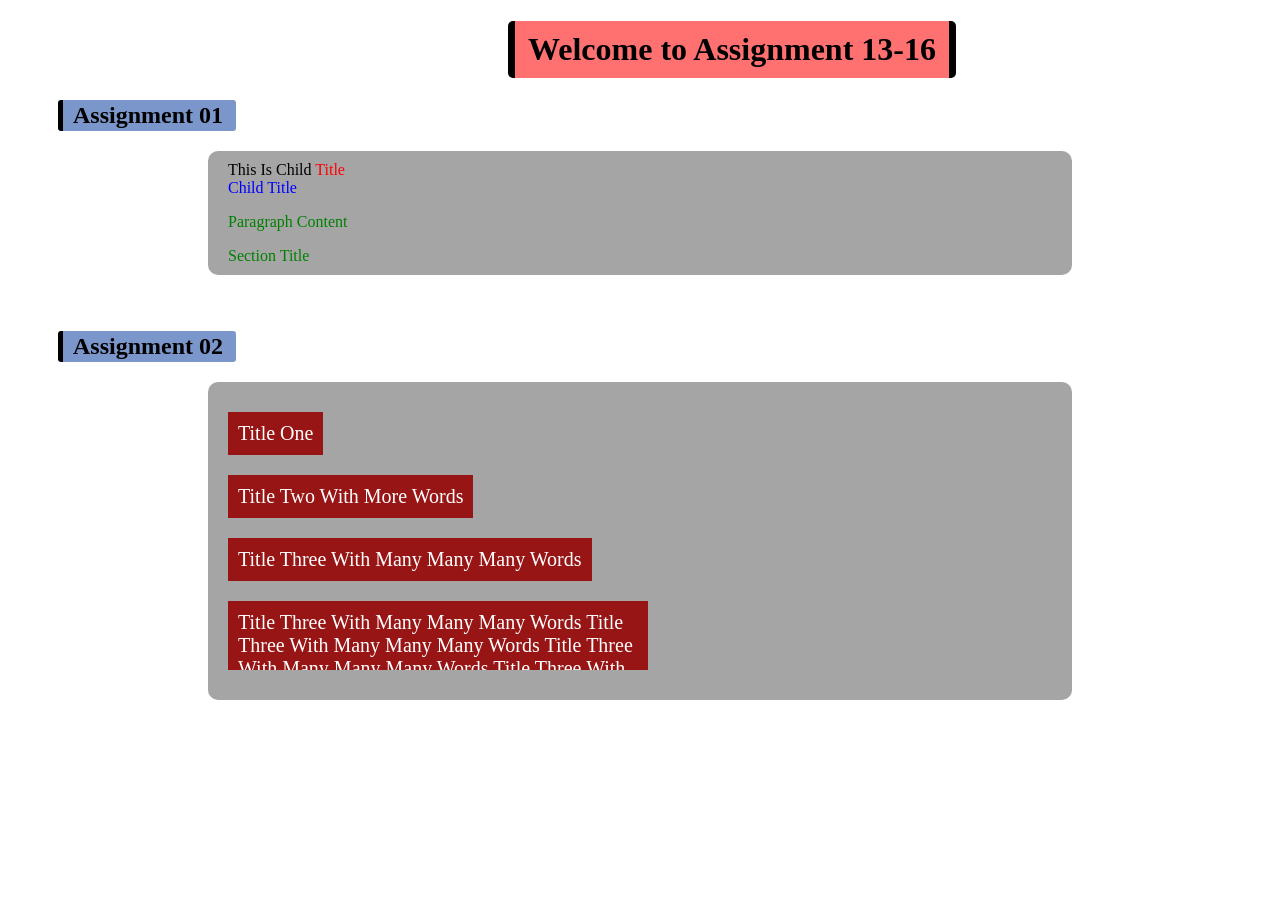
<file: Assignments/Ass 13-16/index.html>
<!DOCTYPE html>
<html lang="en">

<head>
    <meta charset="UTF-8">
    <meta name="viewport" content="width=device-width, initial-scale=1.0">
    <title>Document</title>
    <link rel="stylesheet" href="style.css">
</head>

<body>

    <h1 class="welc_h">Welcome to Assignment 13-16</h1>

    <h2 class="ass_fs">Assignment 01</h2>
    <div class="ass1_ele">
        <div class="parent">
            <div class="child">This Is Child <span class="title">Title</span></div>
            <span class="title">Child Title</span>
            <p>Paragraph Content</p>
        </div>
        <div class="title">Section Title</div>
    </div>
    <br><br>
    <h2 class="ass_fs">Assignment 02</h2>
    <div class="ass2_ele">
        <p>Title One</p>
        <p>Title Two With More Words</p>
        <p>Title Three With Many Many Many Words</p>
        <p>Title Three With Many Many Many Words Title Three With Many Many Many Words Title Three With Many Many Many
            Words Title Three With Many Many Many Words </p>
    </div>
</body>

</html>
</file>
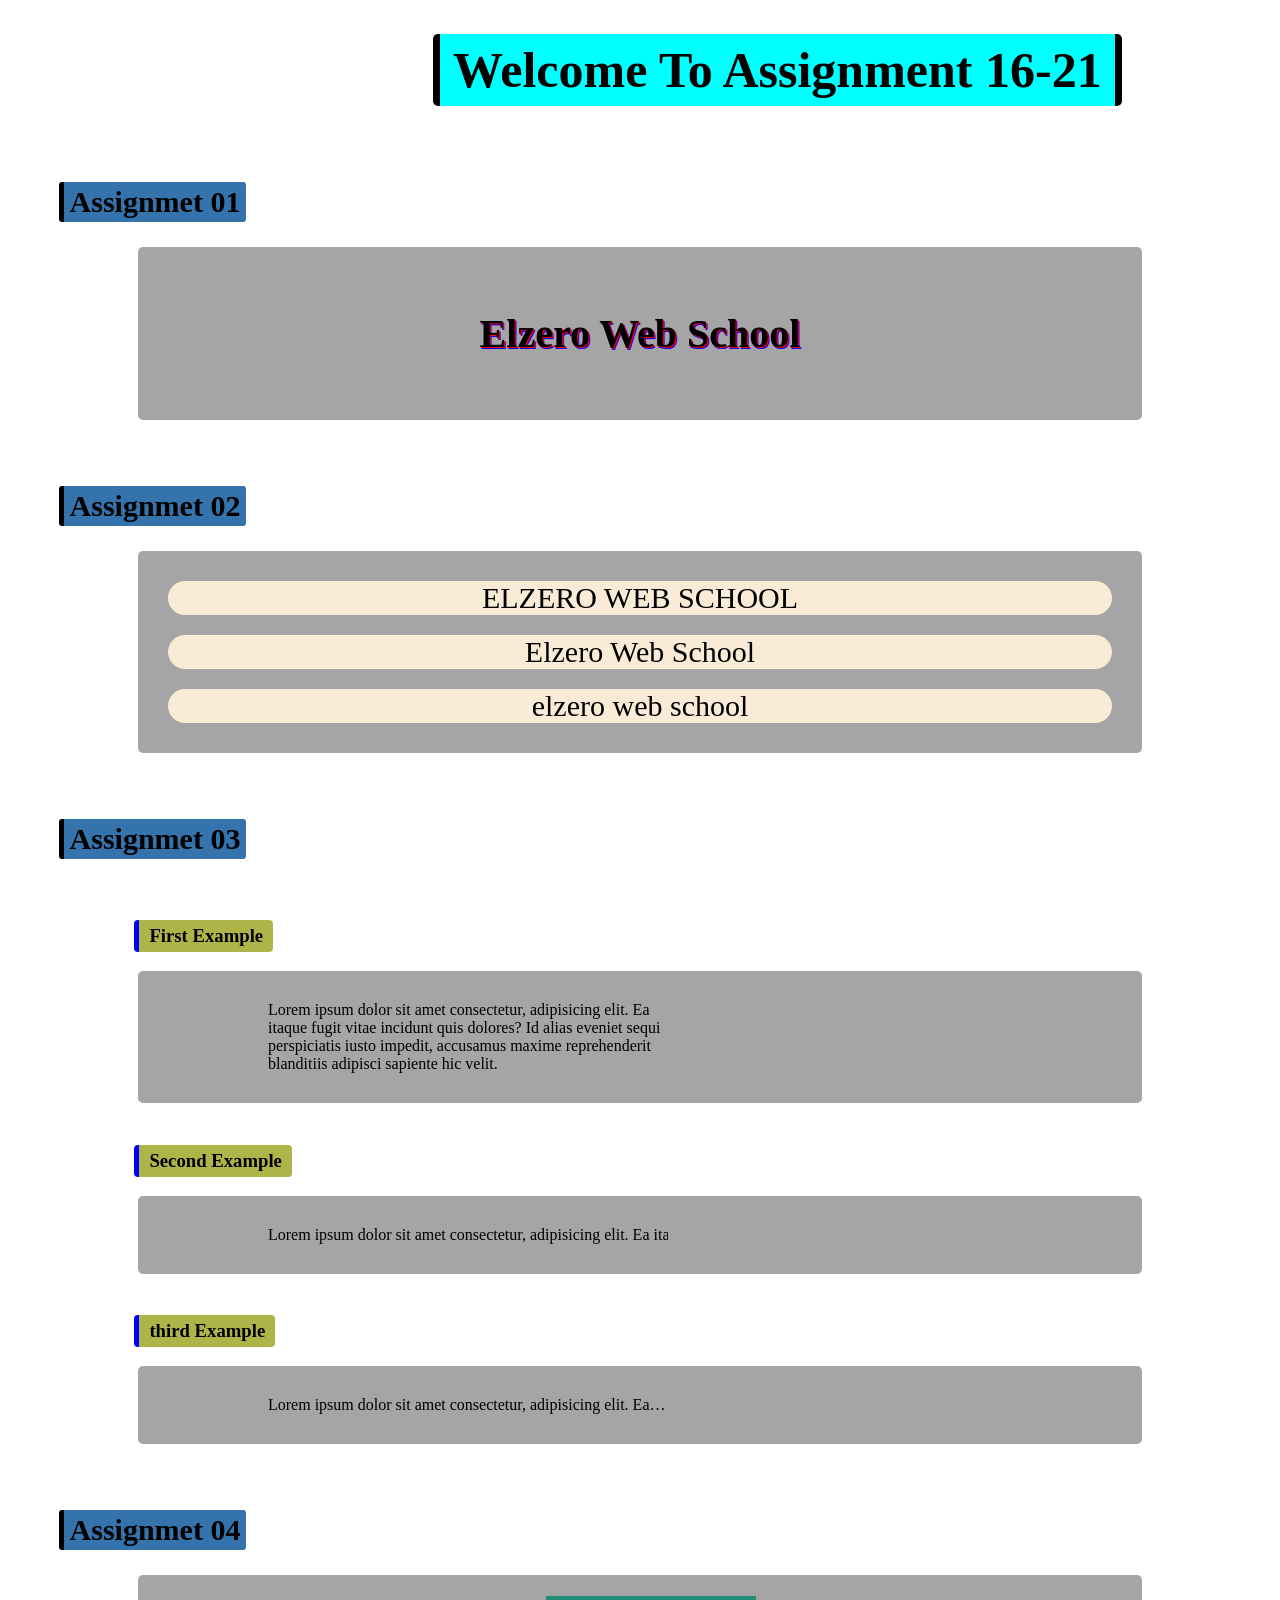
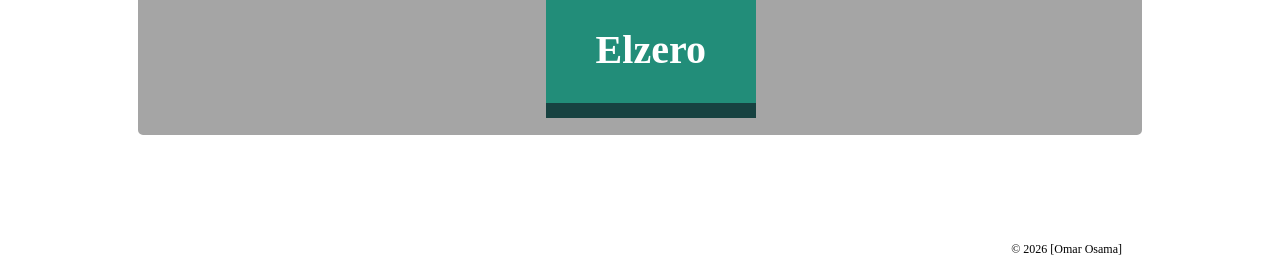
<file: Assignments/Ass 16-21/index.html>
<!DOCTYPE html>
<html lang="en">

<head>
    <meta charset="UTF-8">
    <meta name="viewport" content="width=device-width, initial-scale=1.0">
    <link rel="stylesheet" href="style.css">
    <title>Document</title>
</head>

<body>
    <h1>Welcome To Assignment 16-21</h1>
    <br>

    <h2 class="assfs">Assignmet 01</h2>

    <div class="assfs_contener">
        <h2>Elzero Web School</h2>
    </div>

    <br><br>

    <h2 class="assfs">Assignmet 02</h2>

    <div class="assse_contener">
        <p class="one">elzero Web school</p>
        <p class="two">elzero Web school</p>
        <p class="three">elzero Web school</p>
    </div>
    <br><br>

    <div class="B_cont_assth">
        <h2 class="assfs">Assignmet 03</h2>

        <br>

        <h3 class="ex">First Example</h3>

        <div class="assth_contener">

            <div class="ele1">
                Lorem ipsum dolor sit amet consectetur, adipisicing elit.
                Ea itaque fugit vitae incidunt quis dolores? Id alias
                eveniet sequi perspiciatis iusto impedit,
                accusamus maxime reprehenderit blanditiis adipisci sapiente hic velit.
            </div>

        </div>

        <br>
        <h3 class="ex">Second Example</h3>

        <div class="assth_contener">

            <div class="ele2">
                Lorem ipsum dolor sit amet consectetur, adipisicing elit.
                Ea itaque fugit vitae incidunt quis dolores? Id alias
                eveniet sequi perspiciatis iusto impedit,
                accusamus maxime reprehenderit blanditiis adipisci sapiente hic velit.
            </div>

        </div>

        <br>
        <h3 class="ex">third Example</h3>

        <div class="assth_contener">

            <div class="ele3">
                Lorem ipsum dolor sit amet consectetur, adipisicing elit.
                Ea itaque fugit vitae incidunt quis dolores? Id alias
                eveniet sequi perspiciatis iusto impedit,
                accusamus maxime reprehenderit blanditiis adipisci sapiente hic velit.
            </div>

        </div>



    </div>

    <br><br>

    <h2 class="assfs">Assignmet 04</h2>

    <div class="assfo_contener">
        <a href="https://elzero.org" target="_blank"><b>elzero</b></a>
    </div>

    <br><br><br><br><br>

    <p class="copyr">&copy; 2026 [Omar Osama]</p>



</body>

</html>
</file>
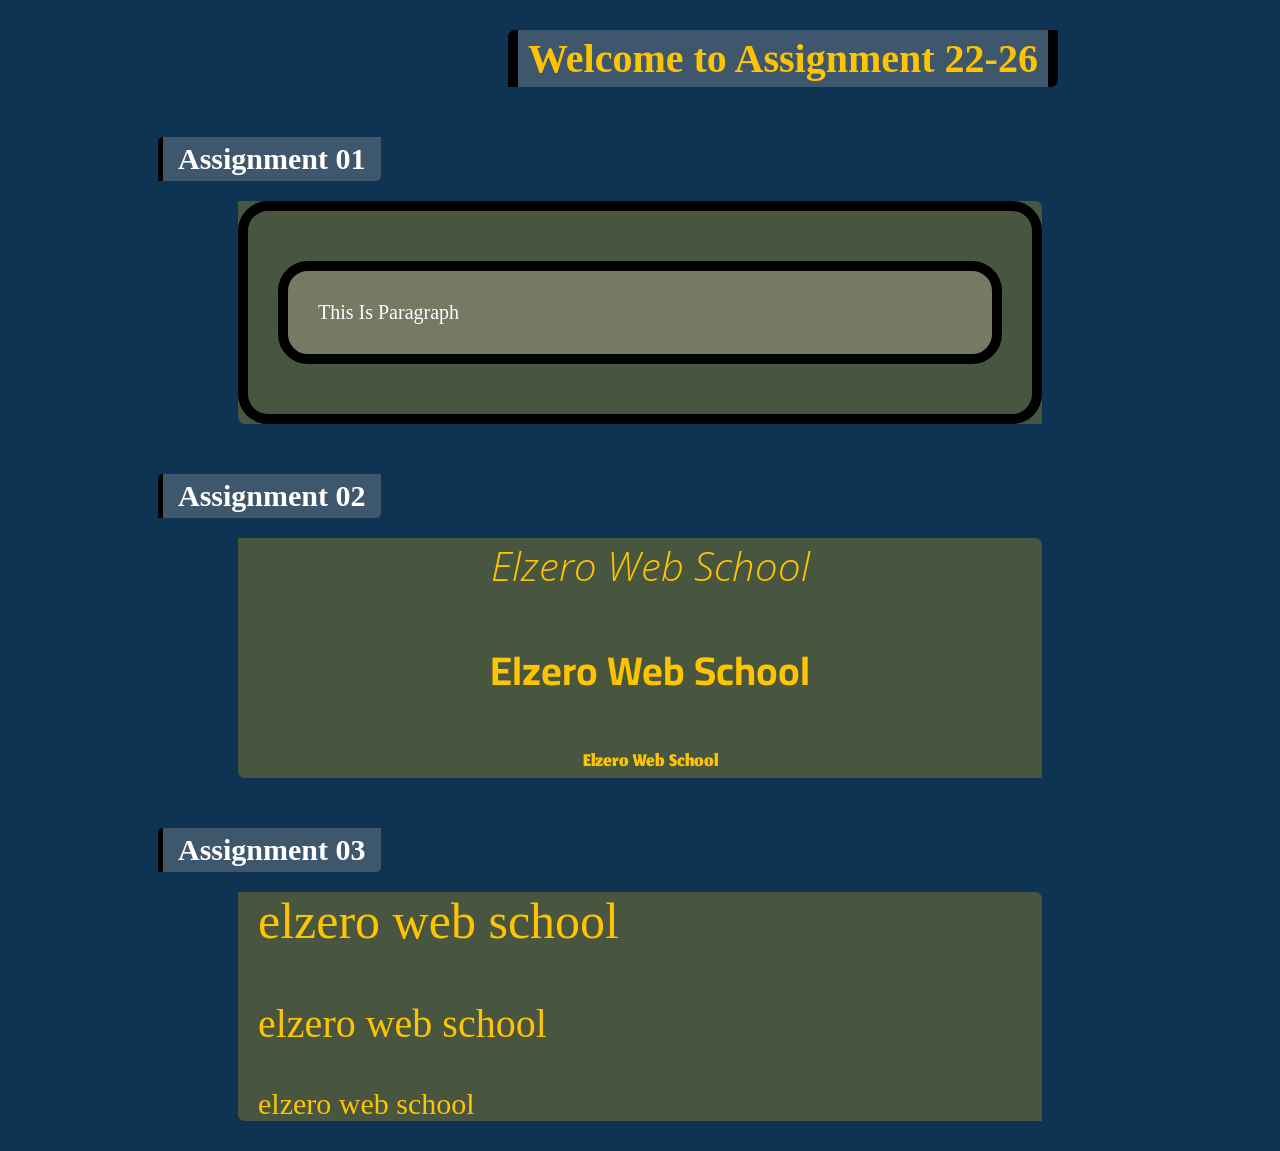
<file: Assignments/Ass 22-26/index.html>
<!DOCTYPE html>
<html lang="en">

<head>
    <meta charset="UTF-8">
    <meta name="viewport" content="width=device-width, initial-scale=1.0">
    <title>Document</title>
    <link rel="stylesheet" href="style.css">

    <link rel="preconnect" href="https://fonts.googleapis.com">
    <link rel="preconnect" href="https://fonts.gstatic.com" crossorigin>
    <link
        href="https://fonts.googleapis.com/css2?family=Open+Sans:ital,wdth,wght@0,75..100,300..800;1,75..100,300..800&display=swap"
        rel="stylesheet">

    <link rel="preconnect" href="https://fonts.googleapis.com">
    <link rel="preconnect" href="https://fonts.gstatic.com" crossorigin>
    <link href="https://fonts.googleapis.com/css2?family=Cairo:wght@200..1000&display=swap" rel="stylesheet">

    <link rel="preconnect" href="https://fonts.googleapis.com">
    <link rel="preconnect" href="https://fonts.gstatic.com" crossorigin>
    <link href="https://fonts.googleapis.com/css2?family=Jomhuria&display=swap" rel="stylesheet">
</head>

<body>

    <h1 class="big-title">Welcome to Assignment 22-26</h1>

    <div class="assfs-contaner">
        <h2 class="title-fsass"> Assignment 01</h2>
        <div class="ele">
            <div class="ele-fsass">
                <p>This Is Paragraph</p>
            </div>
        </div>
    </div>

    <div class="assse-contaner">
        <h2 class="title seass">Assignment 02</h2>
        <div class="ele">
            <p class="ele1">elzero web school</p>
            <p class="ele2">elzero web school</p>
            <p class="ele3">elzero web school</p>
        </div>
    </div>

    <div class="assth-contaner">
        <h2 class="title-thass">Assignment 03</h2>
        <div class="ele">
            <p class="ele1">elzero web school</p>
            <p class="ele2">elzero web school</p>
            <p class="ele3">elzero web school</p>
        </div>
    </div>

</body>

</html>
</file>
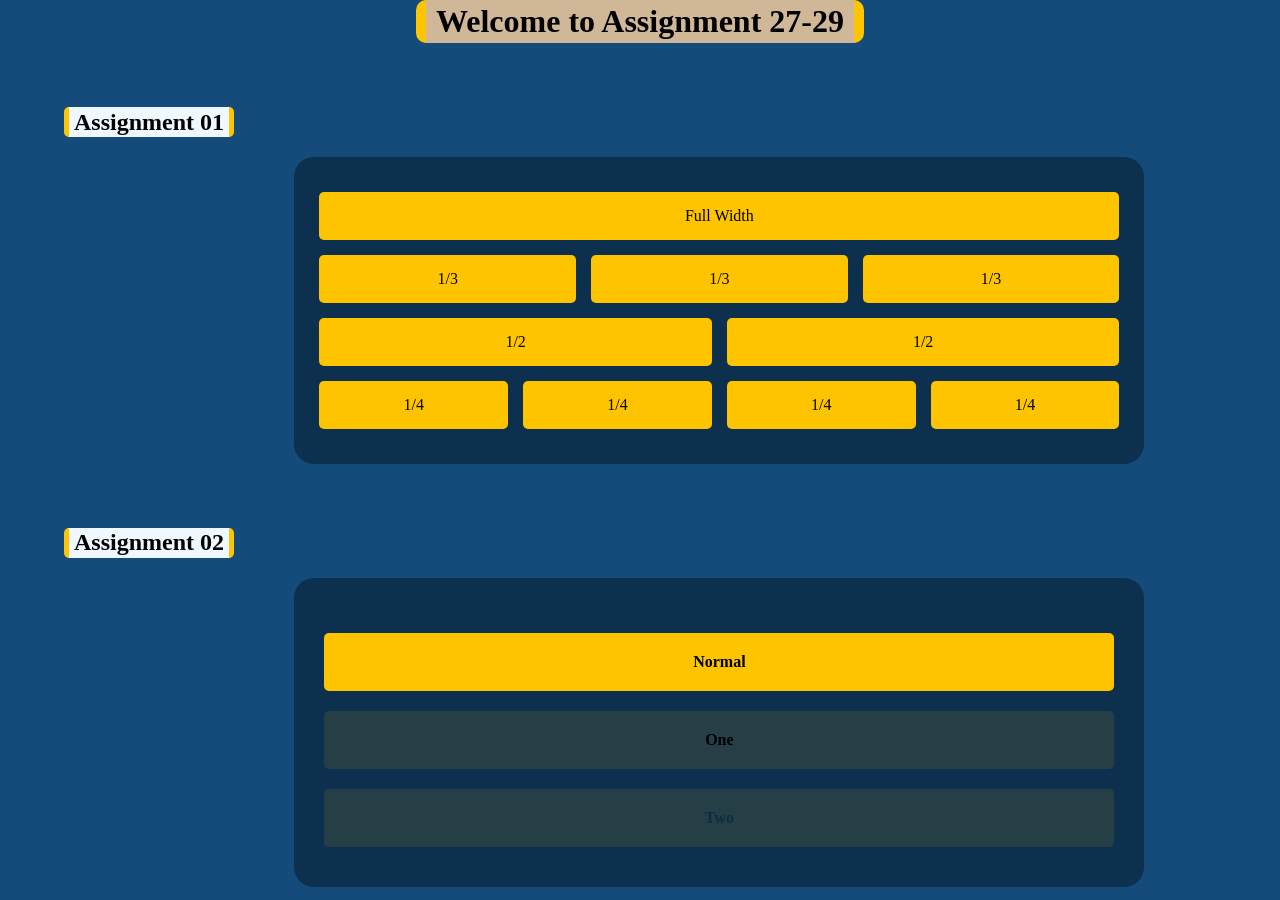
<file: Assignments/Ass 27-29/index.html>
<!DOCTYPE html>
<html lang="en">

<head>
    <meta charset="UTF-8">
    <meta name="viewport" content="width=device-width, initial-scale=1.0">
    <link rel="stylesheet" href="style.css">
    <title>Document</title>
</head>

<body>
    <h1 class="big-title">Welcome to Assignment 27-29</h1>


    <h2 class="ass-lettle-title">Assignment 01</h2>

    <div class="ass-content">
        <div class="full">
            <p class="par">Full Width</p>
        </div>
        <div class="clear"></div>
        <div class="one-over-three">
            <p>1/3</p>
            <p>1/3</p>
            <p>1/3</p>
        </div>
        <div class="clear"></div>
        <div class="one-over-two">
            <p>1/2</p>
            <p>1/2</p>
        </div>
        <div class="clear"></div>
        <div class="one-over-four">
            <p>1/4</p>
            <p>1/4</p>
            <p>1/4</p>
            <p>1/4</p>
        </div>
    </div>

    <h2 class="ass-lettle-title">Assignment 02</h2>
    <div class="ass-content">
        <span class="normal">Normal</span>
        <span class="one">One</span>
        <span class="two">Two</span>
    </div>
</body>

</html>
</file>
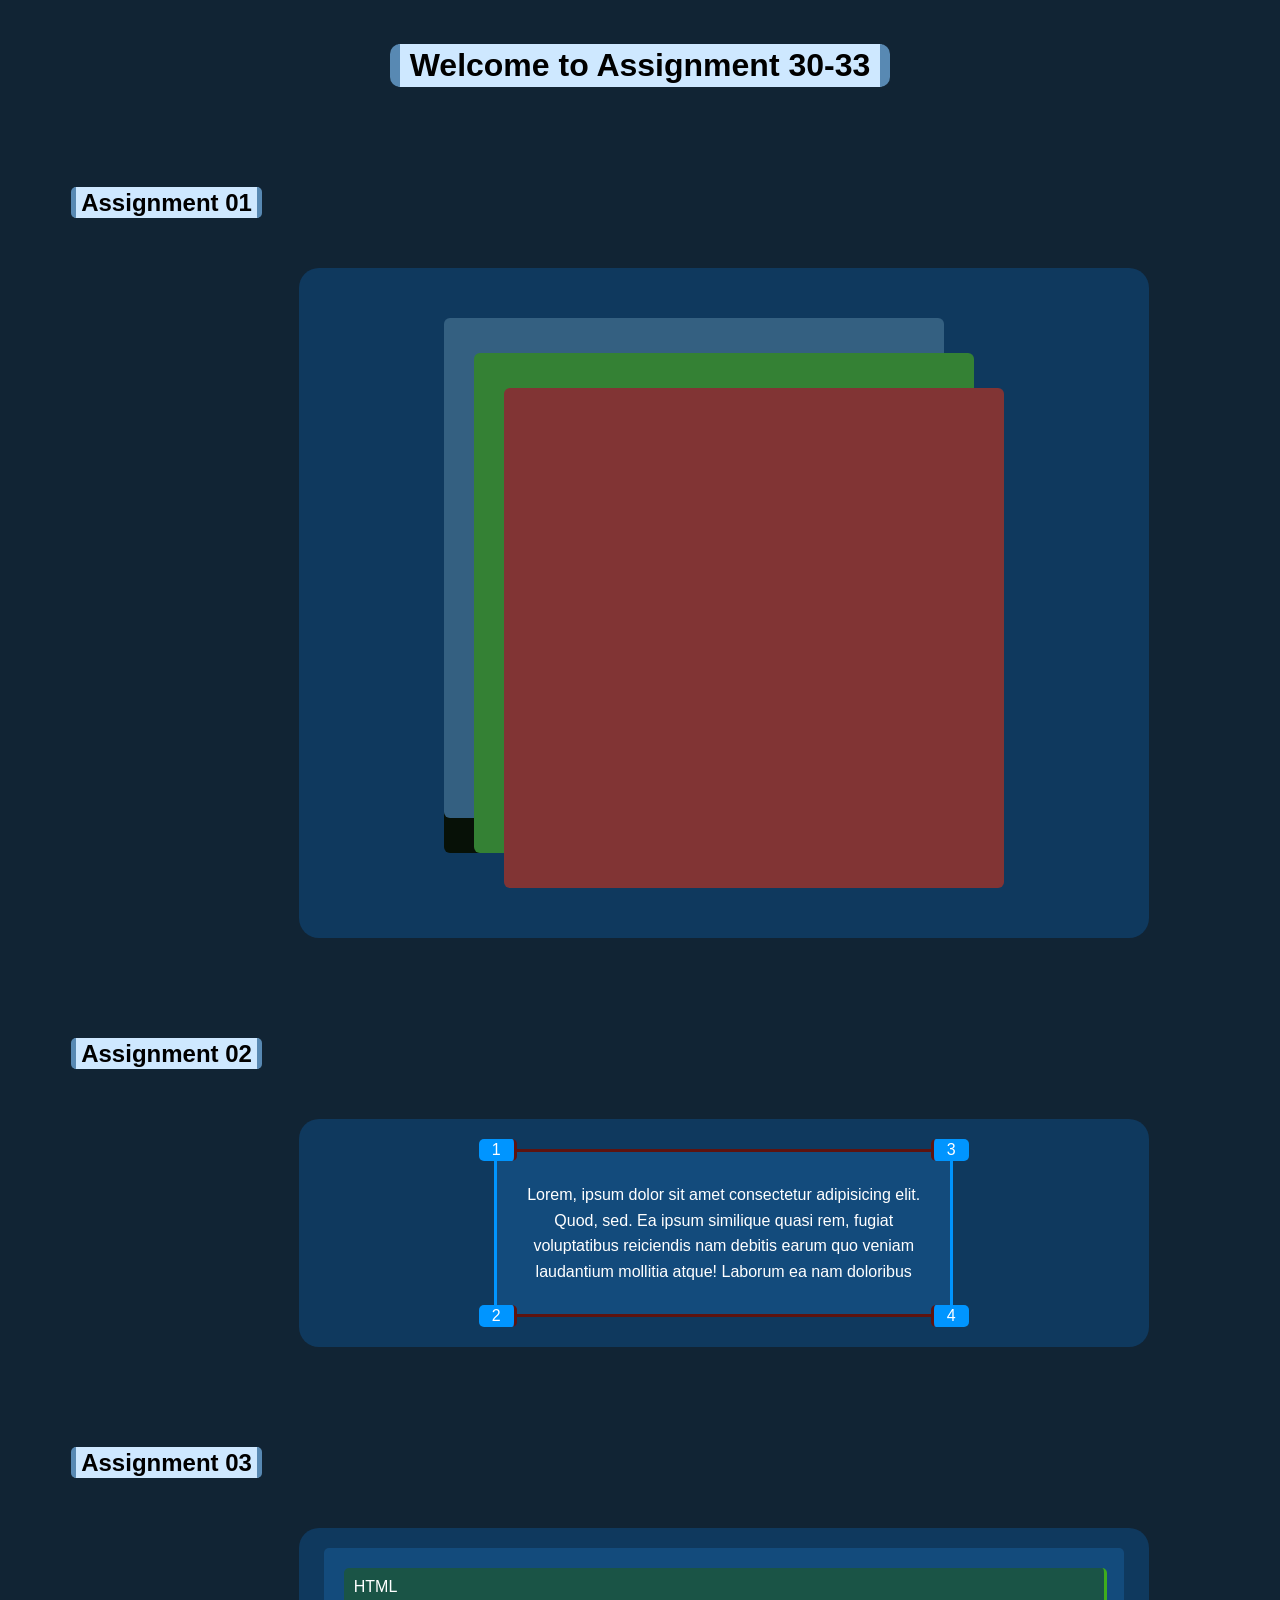
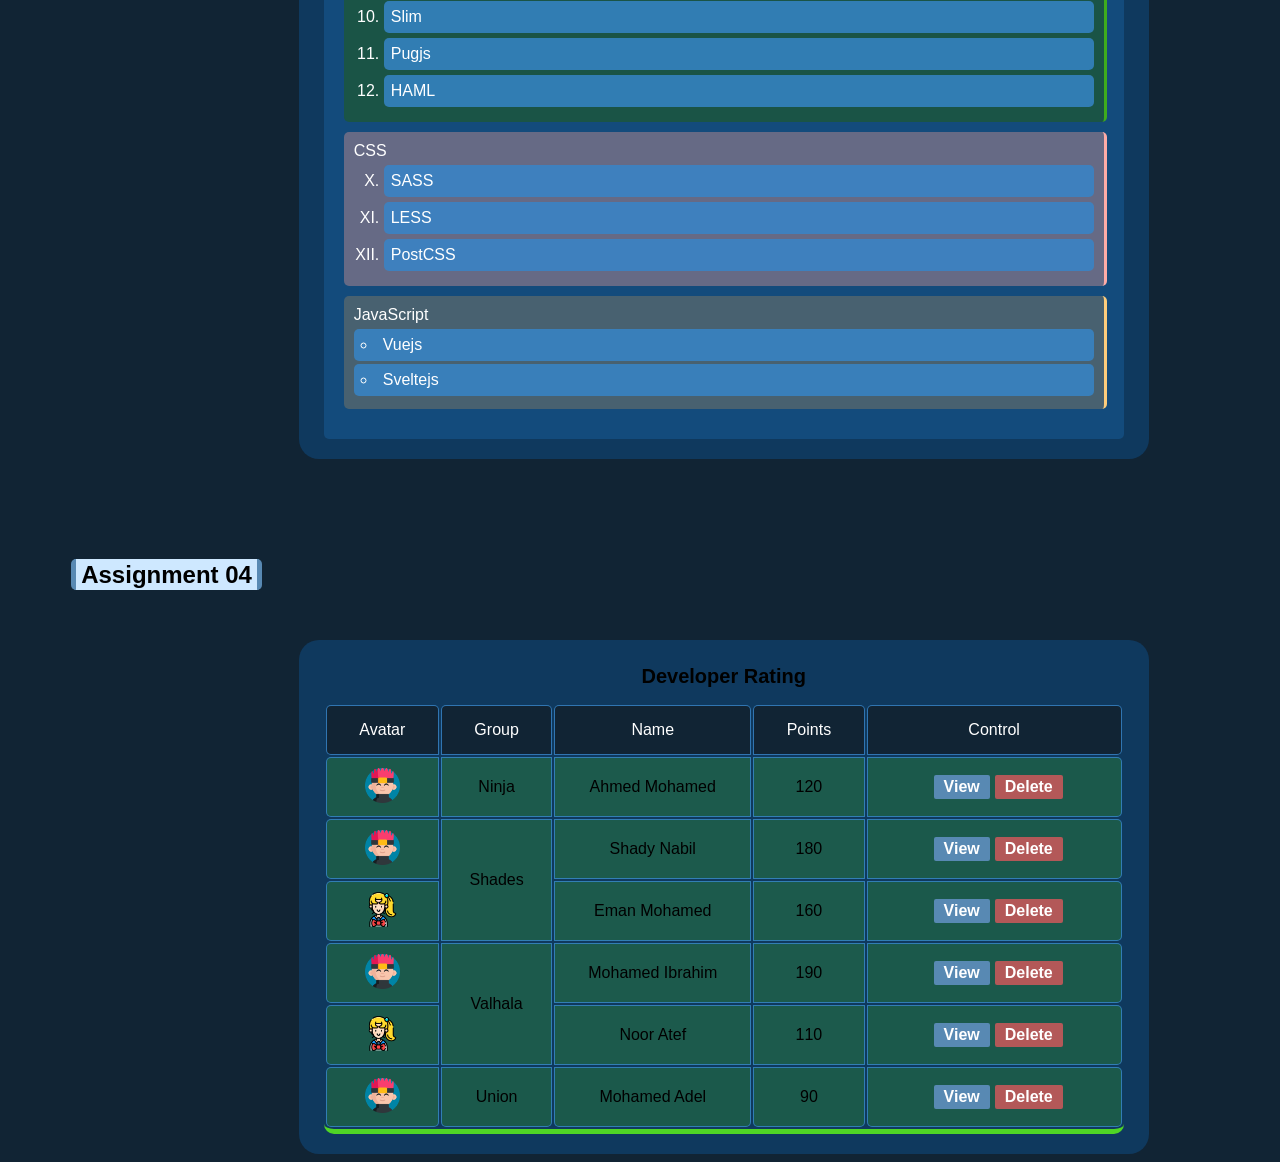
<file: Assignments/Ass 30-33/index.html>
<!DOCTYPE html>
<html lang="en">

<head>
    <meta charset="UTF-8">
    <meta name="viewport" content="width=device-width, initial-scale=1.0">
    <title>Document</title>
    <link rel="stylesheet" href="style.css">
</head>

<body>
    <br><br>
    <h1 class="big-title">Welcome to Assignment 30-33</h1>

    <h2 class="ass-title">Assignment 01</h2>

    <div class="ass-conteners">
        <div class="div-ass1-boxs">
            <div class="green"></div>
            <div class="red"></div>
            <div class="blue"></div>
            <div class="black"></div>
        </div>
    </div>


    <h2 class="ass-title">Assignment 02</h2>

    <div class="ass-conteners">
        <div class="cont-lor">
            <div class="lor">
                Lorem, ipsum dolor sit amet consectetur adipisicing elit.<br> Quod, sed. Ea ipsum
                similique quasi rem, fugiat <br> voluptatibus reiciendis nam debitis earum quo veniam <br>
                laudantium mollitia atque! Laborum ea nam doloribus
            </div>
            <span class="top-left">1</span>
            <span class="bottom-left">2</span>
            <span class="top-right">3</span>
            <span class="bottom-right">4</span>
        </div>
    </div>


    <h2 class="ass-title">Assignment 03</h2>

    <div class="ass-conteners">
        <div class="div-ass3-list">
            <ul class="big-un">

                <li class="fi-li-orderlist">
                    HTML
                    <ol class="sub-fi" start="10" type="1">
                        <li class="ele">Slim</li>
                        <li class="ele">Pugjs</li>
                        <li class="ele">HAML</li>
                    </ol>
                    <div class="clear"></div>
                </li>
                <li class="se-li-orderlist">
                    CSS
                    <ol type="I" start="10" class="sub-sec">
                        <li class="ele">SASS</li>
                        <li class="ele">LESS</li>
                        <li class="ele">PostCSS</li>
                    </ol>
                    <div class="clear"></div>

                </li>

                <li class="th-li-ul">
                    JavaScript
                    <ul class="sub-th">
                        <li class="ele3">Vuejs</li>
                        <li class="ele3">Sveltejs</li>
                    </ul>
                    <div class="clear"></div>

                </li>

            </ul>
        </div>
    </div>


    <h2 class="ass-title">Assignment 04</h2>

    <div class="ass-conteners">
        <div class="tabl-div">
            <table>
                <caption>Developer Rating</caption>
                <thead>
                    <tr>
                        <td class="img">Avatar</td>
                        <td class="group">Group</td>
                        <td class="name">Name</td>
                        <td class="point">Points</td>
                        <td class="control">Control</td>
                    </tr>
                </thead>
                <tbody>
                    <tr>
                        <td class="img"><img src="otaku.png" alt="Ninja"></td>
                        <td class="group">Ninja</td>
                        <td class="name">Ahmed Mohamed</td>
                        <td class="point">120</td>
                        <td class="control">
                            <ul>
                                <li class="view">View</li>
                                <li class="delete">Delete</li>
                            </ul>
                        </td>
                    </tr>
                    <tr>
                        <td class="img"><img src="otaku.png" alt="Ninja"></td>
                        <td rowspan="2" class="group">Shades</td>
                        <td class="name">Shady Nabil</td>
                        <td class="point">180</td>
                        <td class="control">
                            <ul>
                                <li class="view">View</li>
                                <li class="delete">Delete</li>
                            </ul>
                        </td>
                    </tr>
                    <tr>
                        <td class="img"><img src="cosplayer.png" alt="Ninja-femal"></td>
                        <td class="name">Eman Mohamed</td>
                        <td class="point">160</td>
                        <td class="control">
                            <ul>
                                <li class="view">View</li>
                                <li class="delete">Delete</li>
                            </ul>
                        </td>
                    </tr>
                    <tr>
                        <td class="img"><img src="otaku.png" alt="Ninja"></td>
                        <td rowspan="2" class="group">Valhala</td>
                        <td class="name">Mohamed Ibrahim</td>
                        <td class="point">190</td>
                        <td class="control">
                            <ul>
                                <li class="view">View</li>
                                <li class="delete">Delete</li>
                            </ul>
                        </td>
                    </tr>
                    <tr>
                        <td class="img"><img src="cosplayer.png" alt="Ninja-femal"></td>
                        <td class="name">Noor Atef</td>
                        <td class="point">110</td>
                        <td class="control">
                            <ul>
                                <li class="view">View</li>
                                <li class="delete">Delete</li>
                            </ul>
                        </td>
                    </tr>
                    <tr>
                        <td class="img"><img src="otaku.png" alt="Ninja"></td>
                        <td class="group">Union</td>
                        <td class="name">Mohamed Adel</td>
                        <td class="point">90</td>
                        <td class="control">
                            <ul>
                                <li class="view">View</li>
                                <li class="delete">Delete</li>
                            </ul>
                        </td>
                    </tr>

                </tbody>
            </table>
        </div>
    </div>

</body>

</html>
</file>
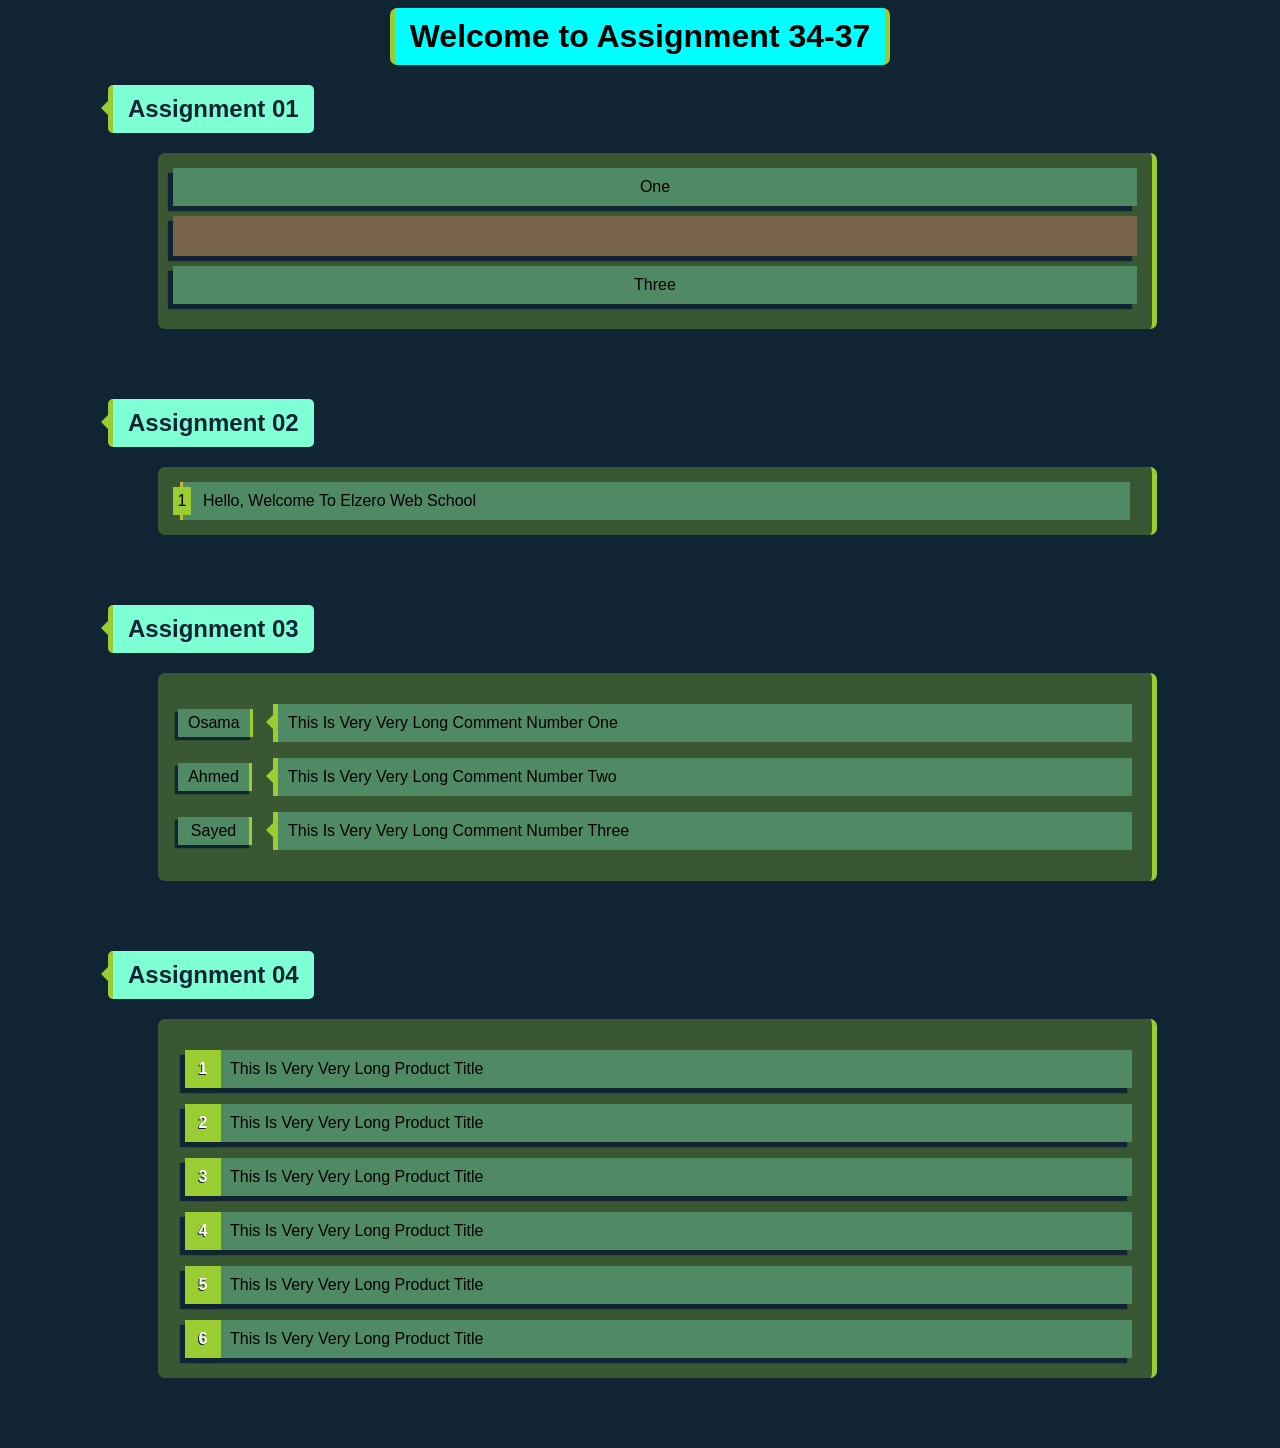
<file: Assignments/Ass 34-37/index.html>
<!DOCTYPE html>
<html lang="en">

<head>
    <meta charset="UTF-8">
    <meta name="viewport" content="width=device-width, initial-scale=1.0">
    <title>Assignment 34-37 </title>
    <link rel="stylesheet" href="style.css">
</head>

<body>


    <h1 class="big-title">Welcome to Assignment 34-37</h1>

    <div class="contener-all-ele">
        <h2 class="ass-title">Assignment 01</h2>
        <div class="midd-contener">
            <div class="one">One</div>
            <div></div>
            <div class="three">Three</div>
        </div>
    </div>
    <div class="contener-all-ele">
        <h2 class="ass-title">Assignment 02</h2>
        <div class="midd-contener">
            <div class="div-sec">Hello, Welcome To Elzero Web School</div>
        </div>
    </div>
    <div class="contener-all-ele">
        <h2 class="ass-title">Assignment 03</h2>

        <div class="midd-contener">
            <p data-person="Osama" class="ass3" id="one">This Is Very Very Long Comment Number One</p>
            <p data-person="Ahmed" class="ass3" id="two">This Is Very Very Long Comment Number Two</p>
            <p data-person="Sayed" class="ass3" id="three">This Is Very Very Long Comment Number Three</p>
        </div>
    </div>
    <div class="contener-all-ele">
        <h2 class="ass-title">Assignment 04</h2>

        <div class="midd-contener">
            <p class="ass4">This Is Very Very Long Product Title</p>
            <p class="ass4">This Is Very Very Long Product Title</p>
            <p class="ass4">This Is Very Very Long Product Title</p>
            <p class="ass4">This Is Very Very Long Product Title</p>
            <p class="ass4">This Is Very Very Long Product Title</p>
            <p class="ass4">This Is Very Very Long Product Title</p>
        </div>
    </div>
</body>

</html>
</file>
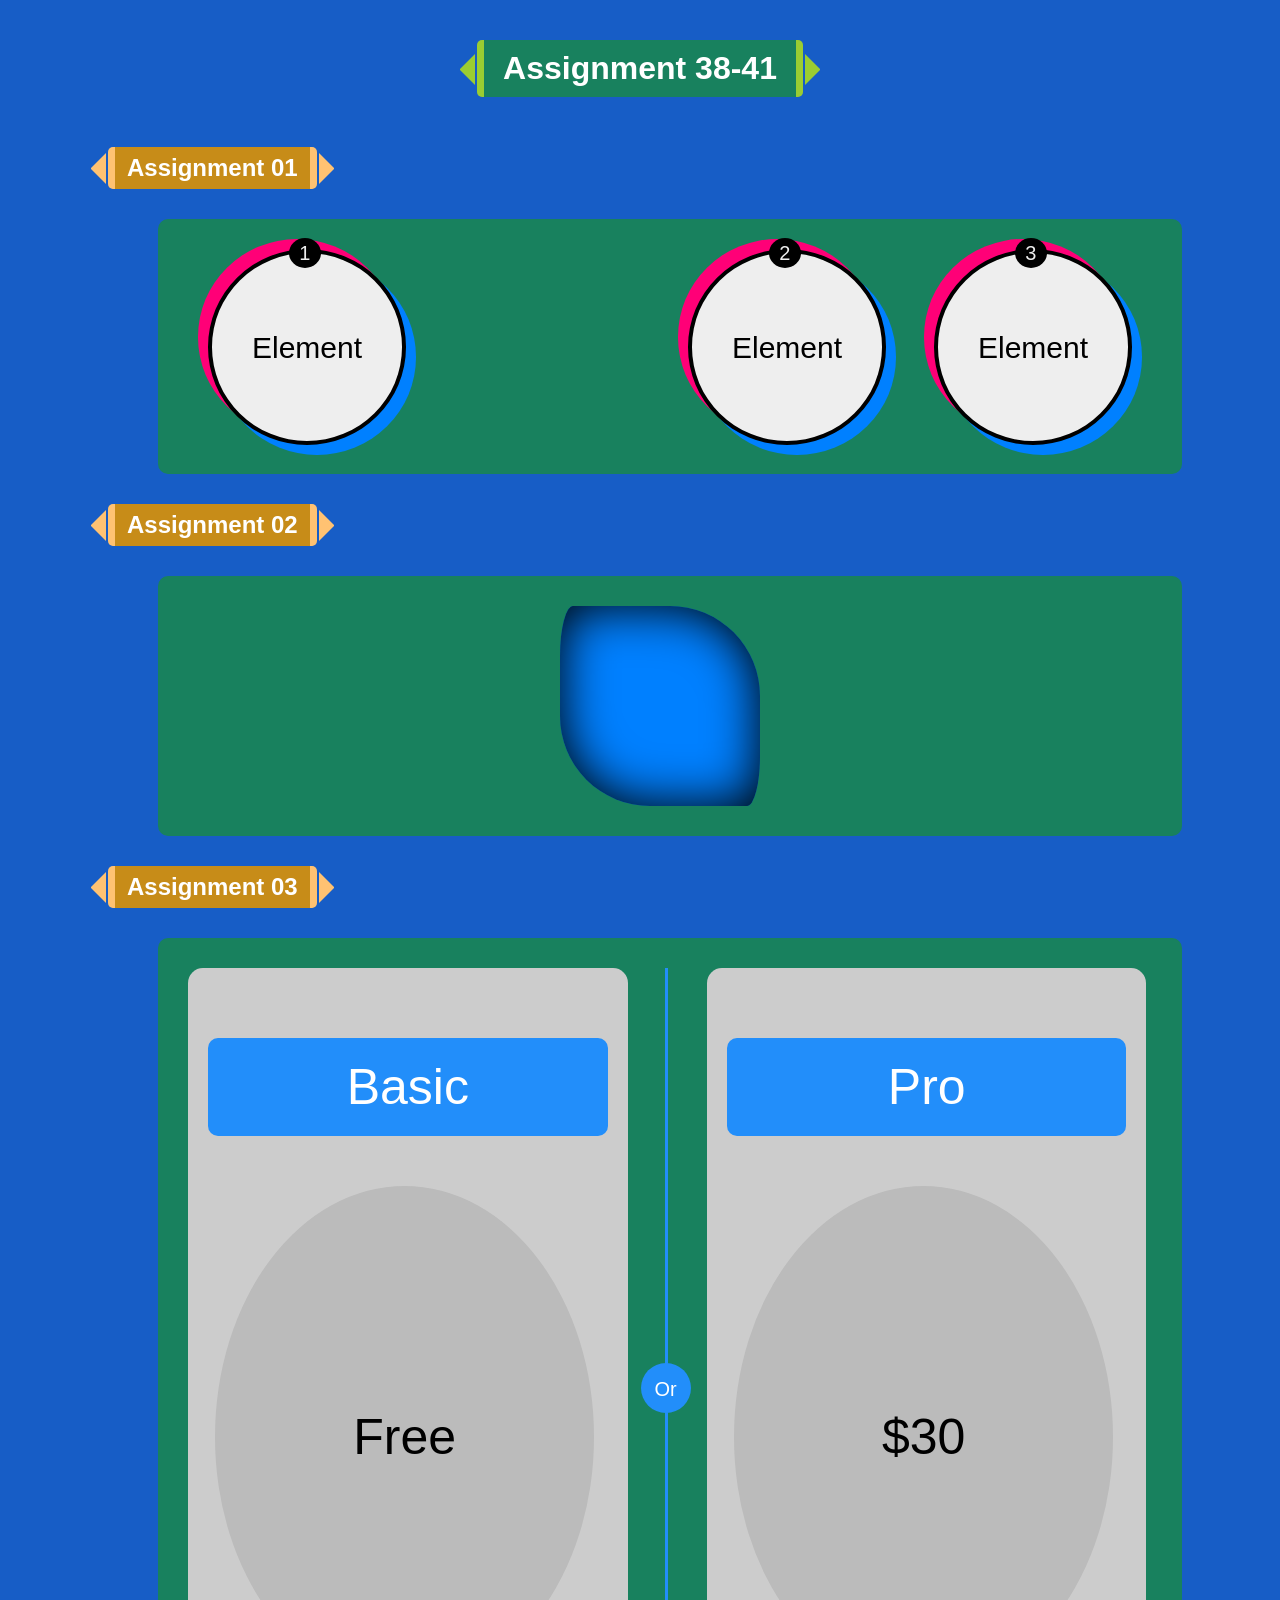
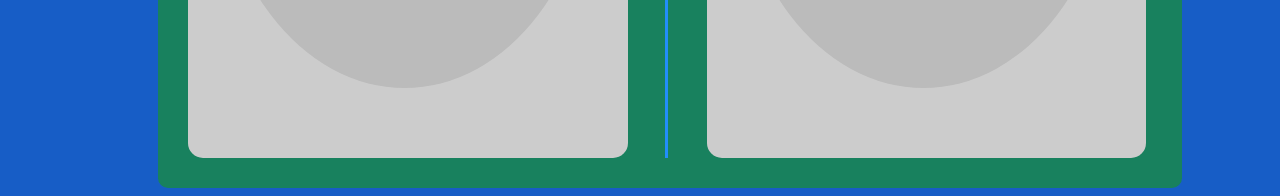
<file: Assignments/Ass 38-41/index.html>
<!DOCTYPE html>
<html lang="en">

<head>
    <meta charset="UTF-8">
    <meta name="viewport" content="width=device-width, initial-scale=1.0">
    <title>Ass 38-41</title>
    <link rel="stylesheet" href="style.css">
</head>

<body>
    <h1 class="big-title">Assignment 38-41</h1>

    <div class="big-c">
        <div class="ass-con">
            <h2 class="ass-title">Assignment 01</h2>
            <div class="ass-content" id="ass-con1">
                <div class="one" id="one-1">Element</div>
                <div class="two" id="one-1">Element</div>
                <div class="three" id="one-1">Element</div>
            </div>
        </div>
        <div class="ass-con">
            <h2 class="ass-title">Assignment 02</h2>
            <div class="ass-content">
                <div id="two-2"></div>
            </div>
        </div>
        <div class="ass-con">
            <h2 class="ass-title">Assignment 03</h2>
            <div class="ass-content">
                <div id="three">
                    <div class="box" id="one-3">
                        <p class="title">Basic</p>
                        <p class="price">Free</p>
                    </div>
                    <div class="box" id="two-3">
                        <p class="title">Pro</p>
                        <p class="price">$30</p>
                    </div>
                </div>
            </div>
        </div>
    </div>
</body>

</html>
</file>
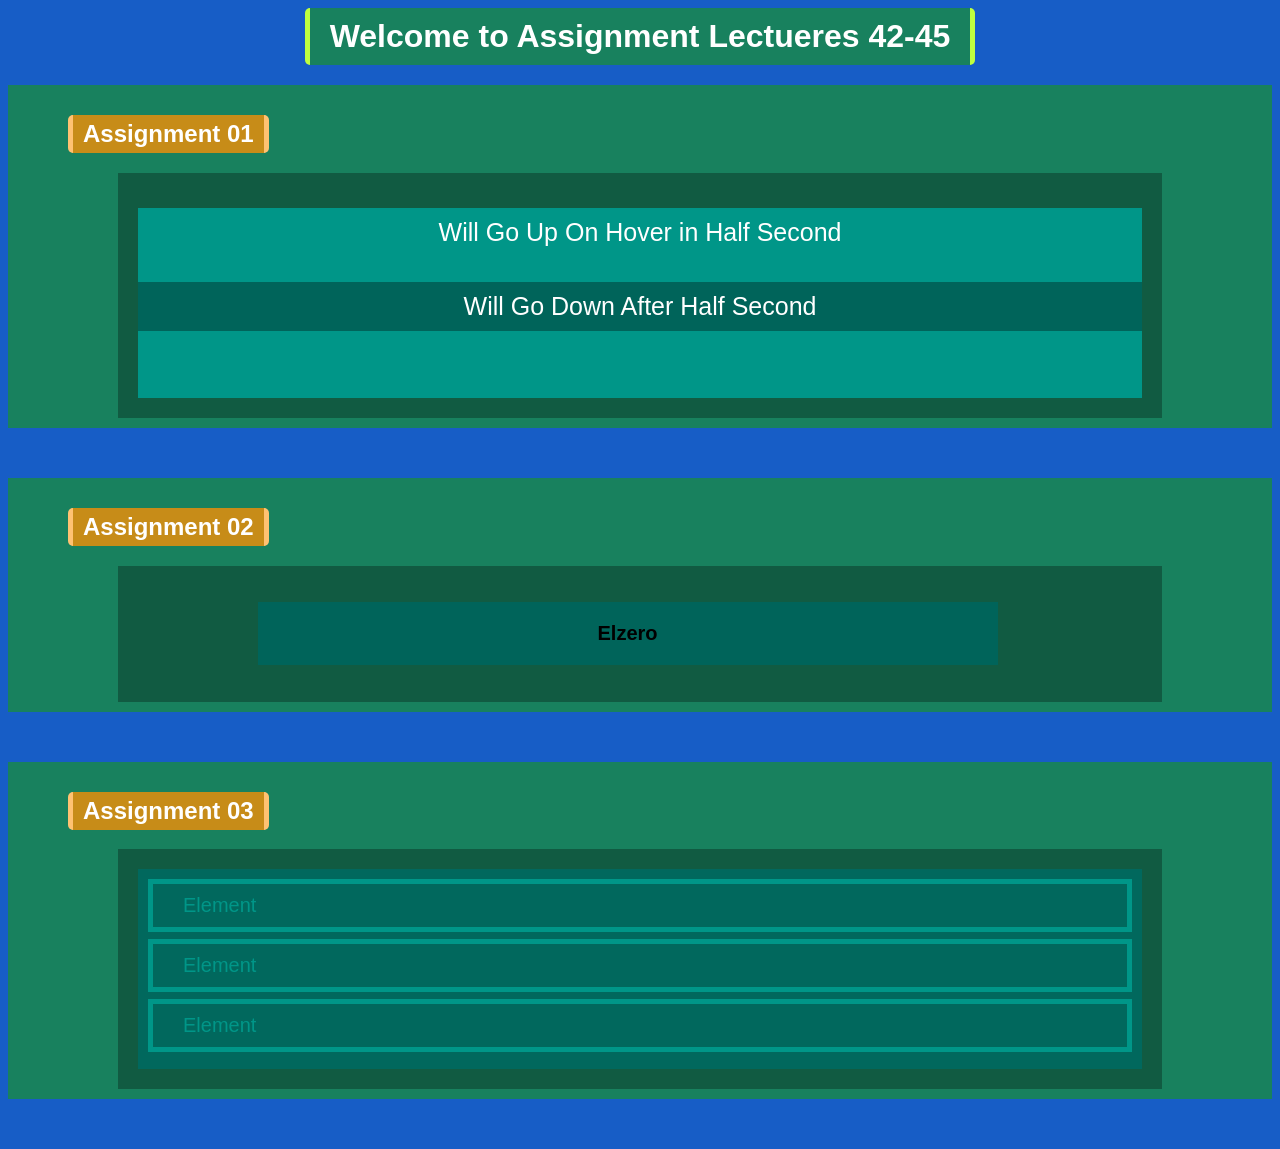
<file: Assignments/Ass 42-45/index.html>
<!DOCTYPE html>
<html lang="en">

<head>
    <meta charset="UTF-8">
    <meta name="viewport" content="width=device-width, initial-scale=1.0">
    <link rel="stylesheet" href="masster.css">
    <title>Ass 42-45</title>
</head>

<body>
    <header>
        <h1>Welcome to Assignment Lectueres 42-45</h1>
    </header>

    <main>
        <section class="ass-fir">
            <h2>Assignment 01</h2>
            <div class="contianer">
                <div class="ass-one-back">
                    <div class="parent">
                        <p class="child-fir">Will Go Up On Hover in Half Second</p>
                        <p class="child-sec">Will Go Down After Half Second</p>
                    </div>
                </div>
            </div>
        </section>

        <section class="ass-sec">
            <h2>Assignment 02</h2>
            <div class="contianer">
                <div style="
                    background-color: red;
                    color: white;
                    padding: 20px;
                    border: 1px solid blue;
                    font-size: 30px;" class="hidd">
                    Hello Div
                </div>
            </div>
        </section>

        <section class="ass-thi">
            <h2>Assignment 03</h2>
            <div class="contianer">
                <div class="ass-three-back">
                    <div>Element</div>
                    <div>Element</div>
                    <div>Element</div>
                </div>
            </div>
        </section>
    </main>
</body>

</html>
</file>
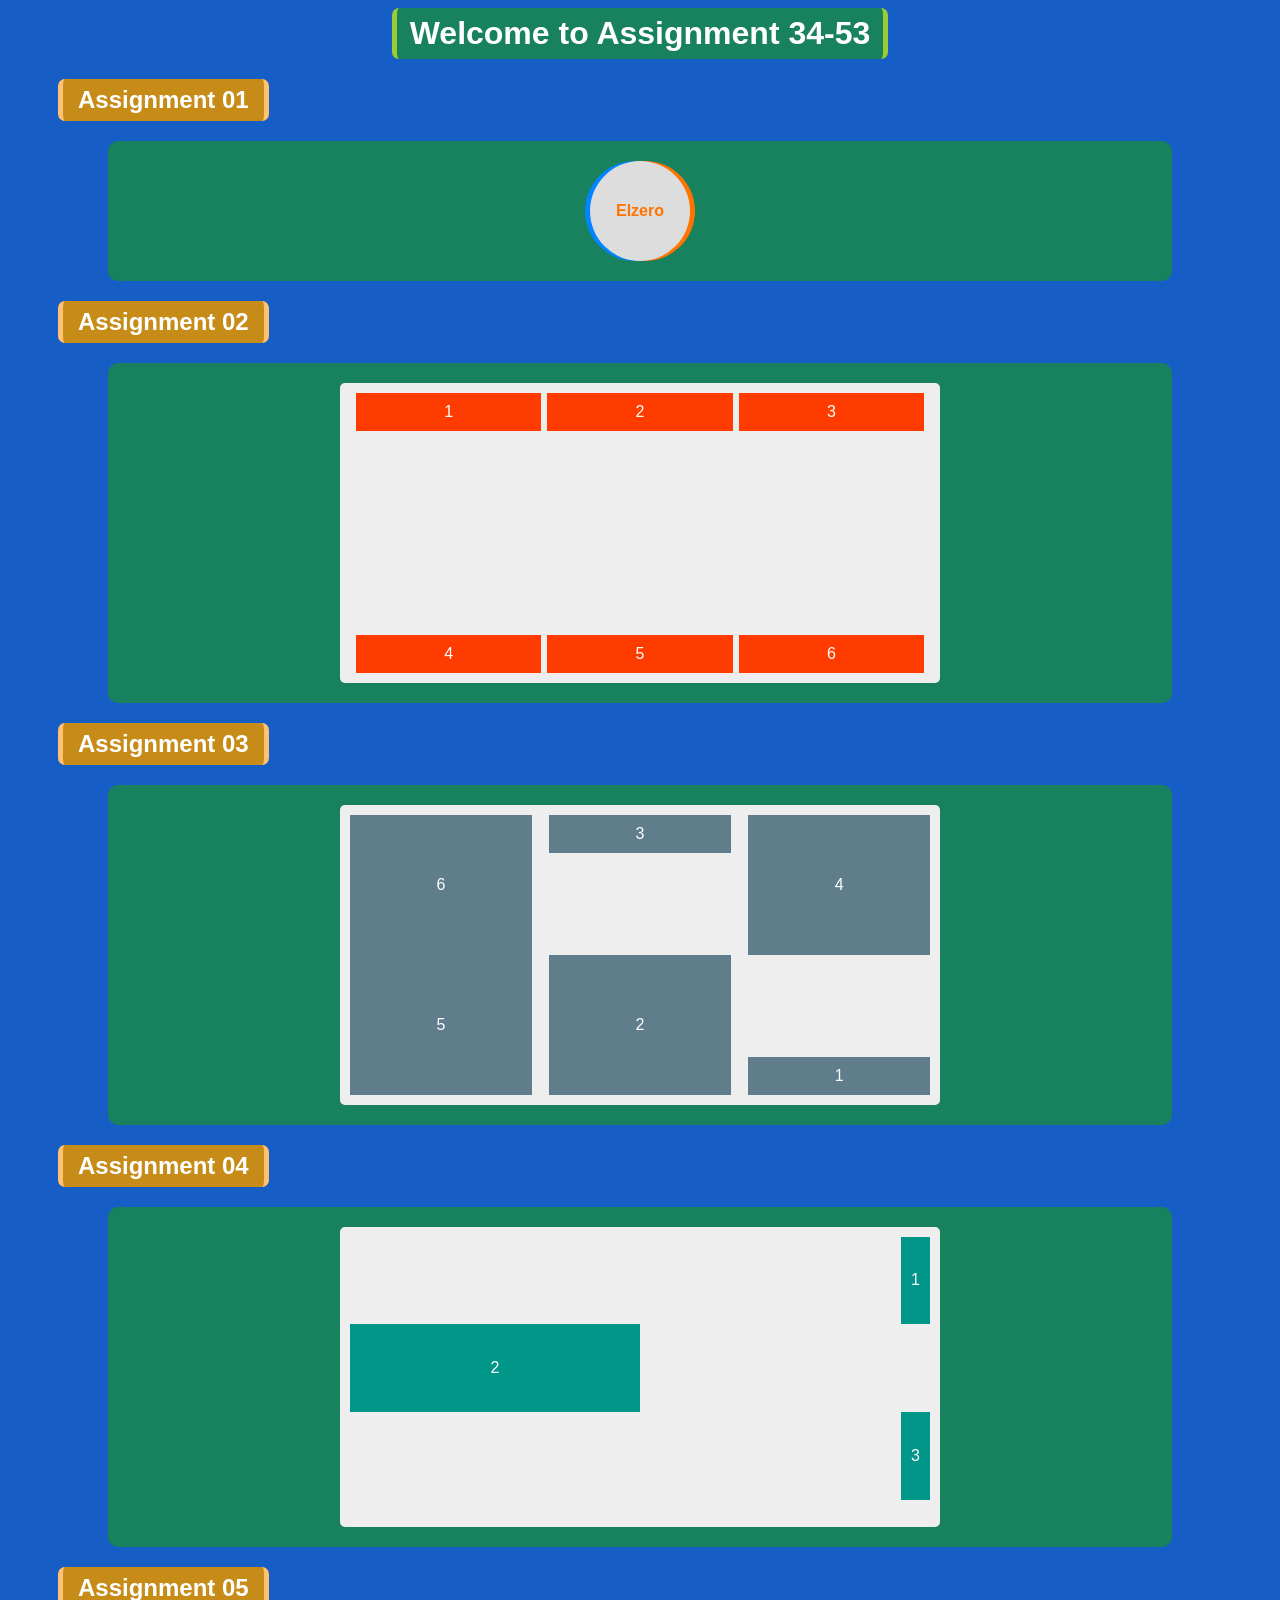
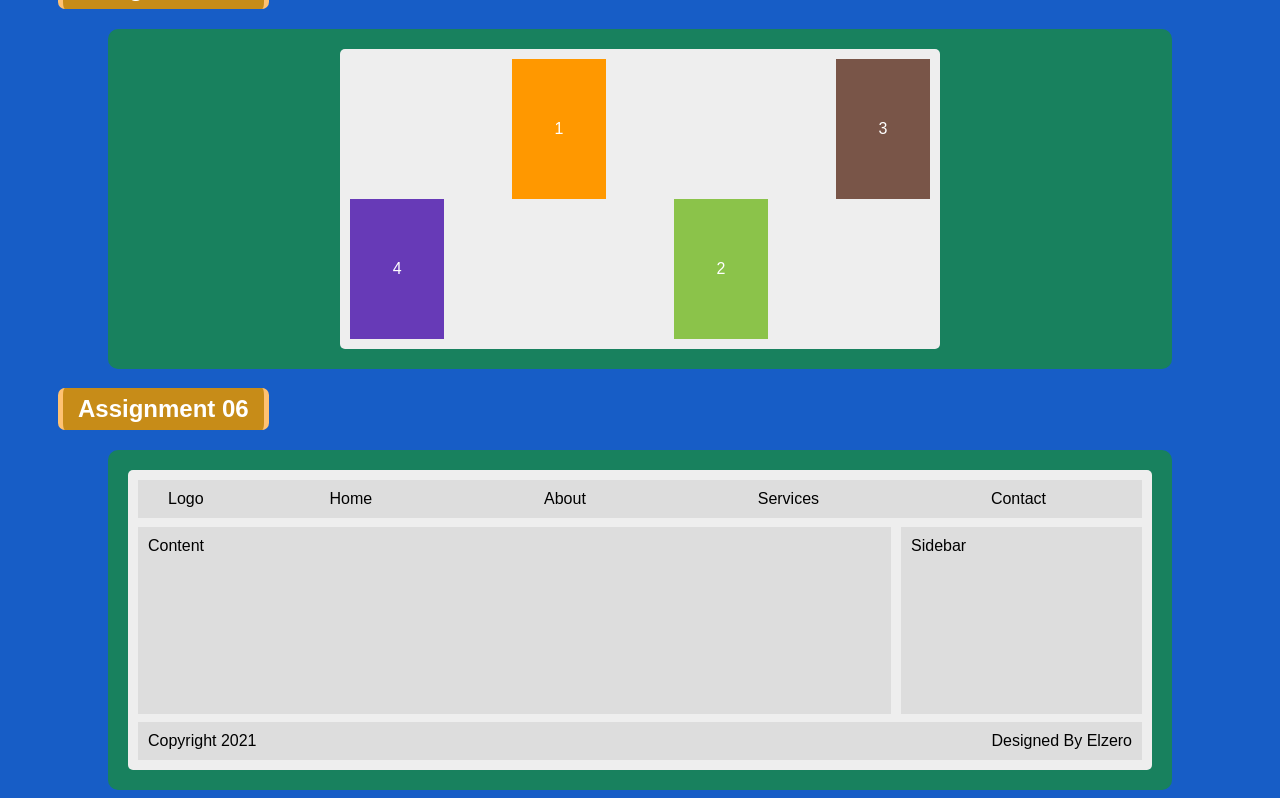
<file: Assignments/Ass 43-53/index.html>
<!DOCTYPE html>
<html lang="en">

<head>
    <meta charset="UTF-8">
    <meta name="viewport" content="width=device-width, initial-scale=1.0">
    <title>Document</title>
    <link rel="stylesheet" href="master.css">
</head>

<body>
    <header>
        <h1>Welcome to Assignment 34-53</h1>
    </header>


    <main>

        <section class="ass-one">
            <h2 class="ass-header">Assignment 01</h2>
            <article class="container">
                <div>Elzero</div>
            </article>
        </section>


        <section class="ass-two">
            <h2 class="ass-header">Assignment 02</h2>
            <article class="container">
                <div class="parent">
                    <div>1</div>
                    <div>2</div>
                    <div>3</div>
                    <div>4</div>
                    <div>5</div>
                    <div>6</div>
                </div>
            </article>
        </section>


        <section class="ass-three">
            <h2 class="ass-header">Assignment 03</h2>
            <article class="container">
                <div class="parent">
                    <div class="one">1</div>
                    <div class="two">2</div>
                    <div class="three">3</div>
                    <div class="four">4</div>
                    <div class="five">5</div>
                    <div class="six">6</div>
                </div>
            </article>
        </section>


        <section class="ass-four">
            <h2 class="ass-header">Assignment 04</h2>
            <article class="container">
                <div class="parent">
                    <div class="one">1</div>
                    <div class="two">2</div>
                    <div class="three">3</div>
                </div>
            </article>
        </section>


        <section class="ass-five">
            <h2 class="ass-header">Assignment 05</h2>
            <article class="container">
                <div class="parent">
                    <div class="one">1</div>
                    <div class="two">2</div>
                    <div class="three">3</div>
                    <div class="four">4</div>
                </div>
            </article>
        </section>


        <section class="ass-six">
            <h2 class="ass-header">Assignment 06</h2>
            <article class="container">
                <div class="parent">
                    <div class="header">
                        <div class="logo">Logo</div>
                        <ul class="links">
                            <li>Home</li>
                            <li>About</li>
                            <li>Services</li>
                            <li>Contact</li>
                        </ul>
                    </div>
                    <div class="main-area">
                        <div class="content">Content</div>
                        <div class="sidebar">Sidebar</div>
                    </div>
                    <div class="footer">
                        <div class="copyright">Copyright 2021</div>
                        <div class="design">Designed By Elzero</div>
                    </div>
                </div>
            </article>
        </section>

    </main>
</body>

</html>
</file>
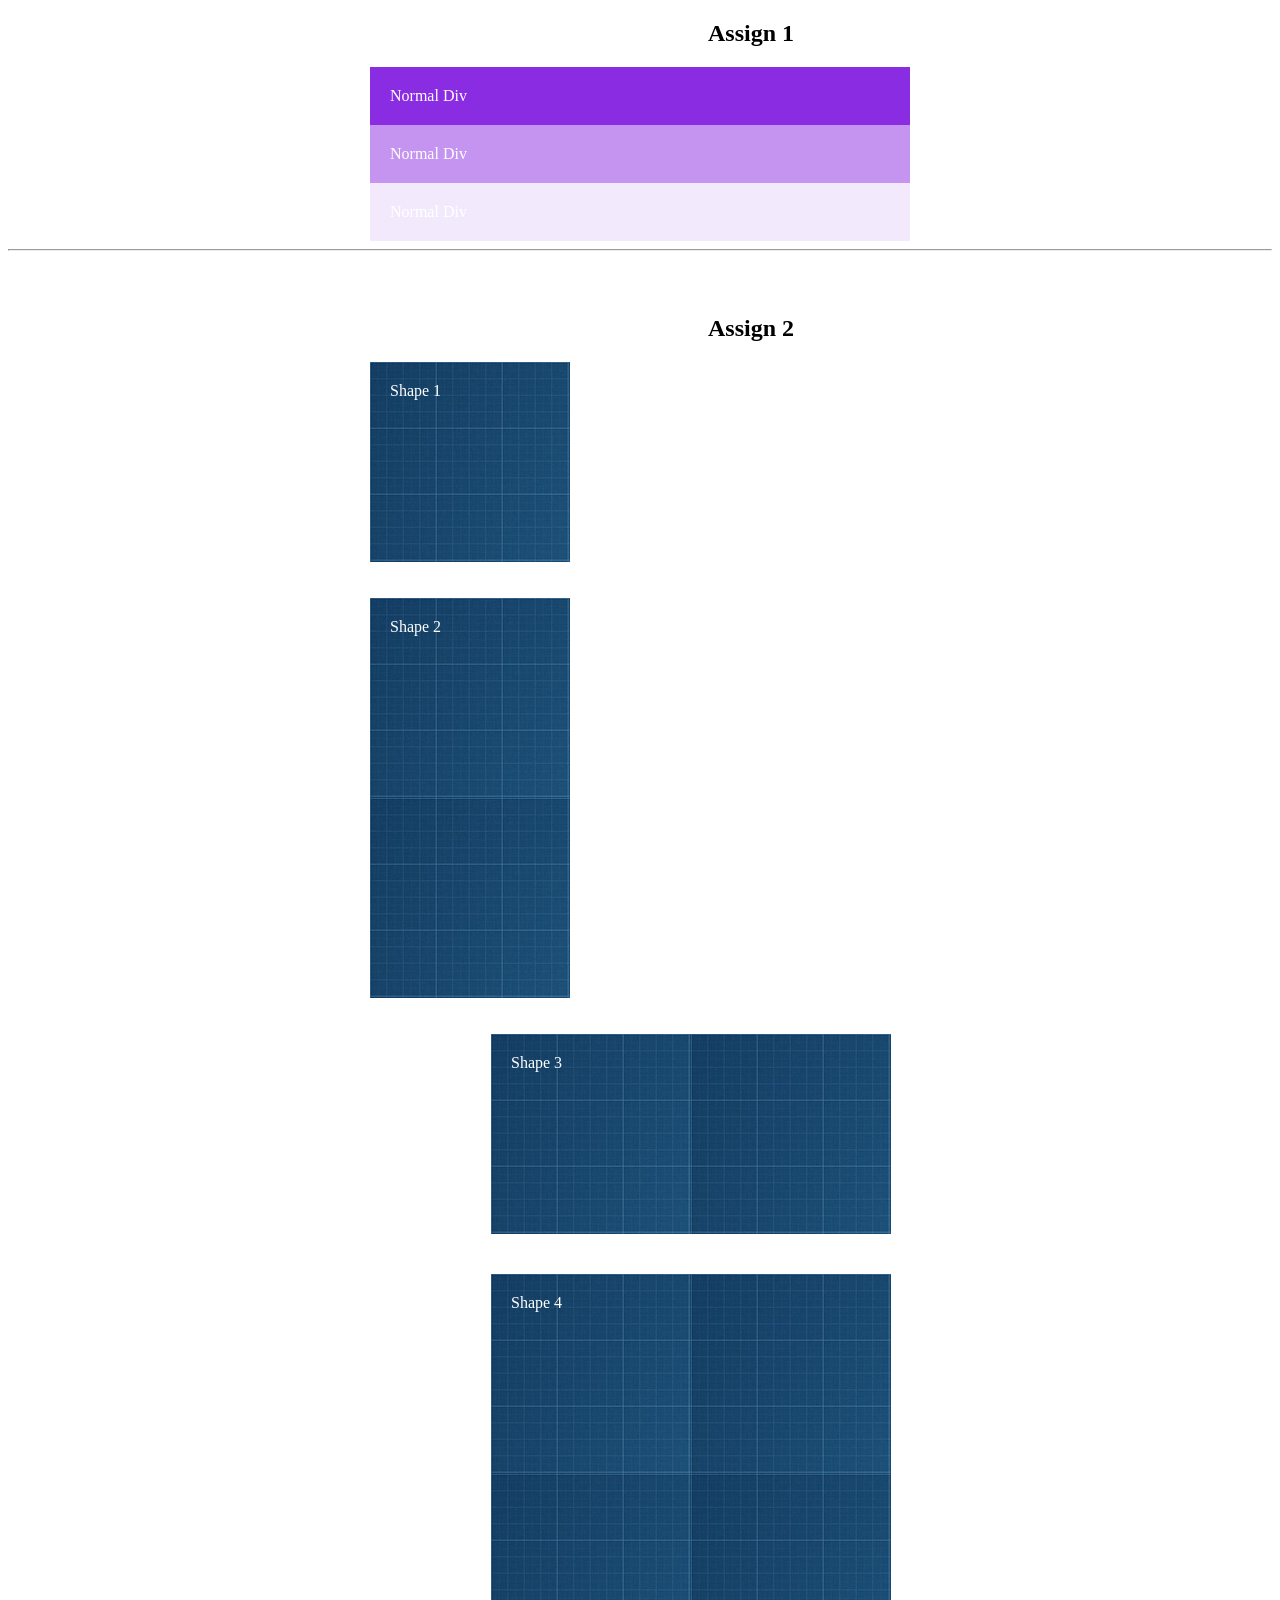
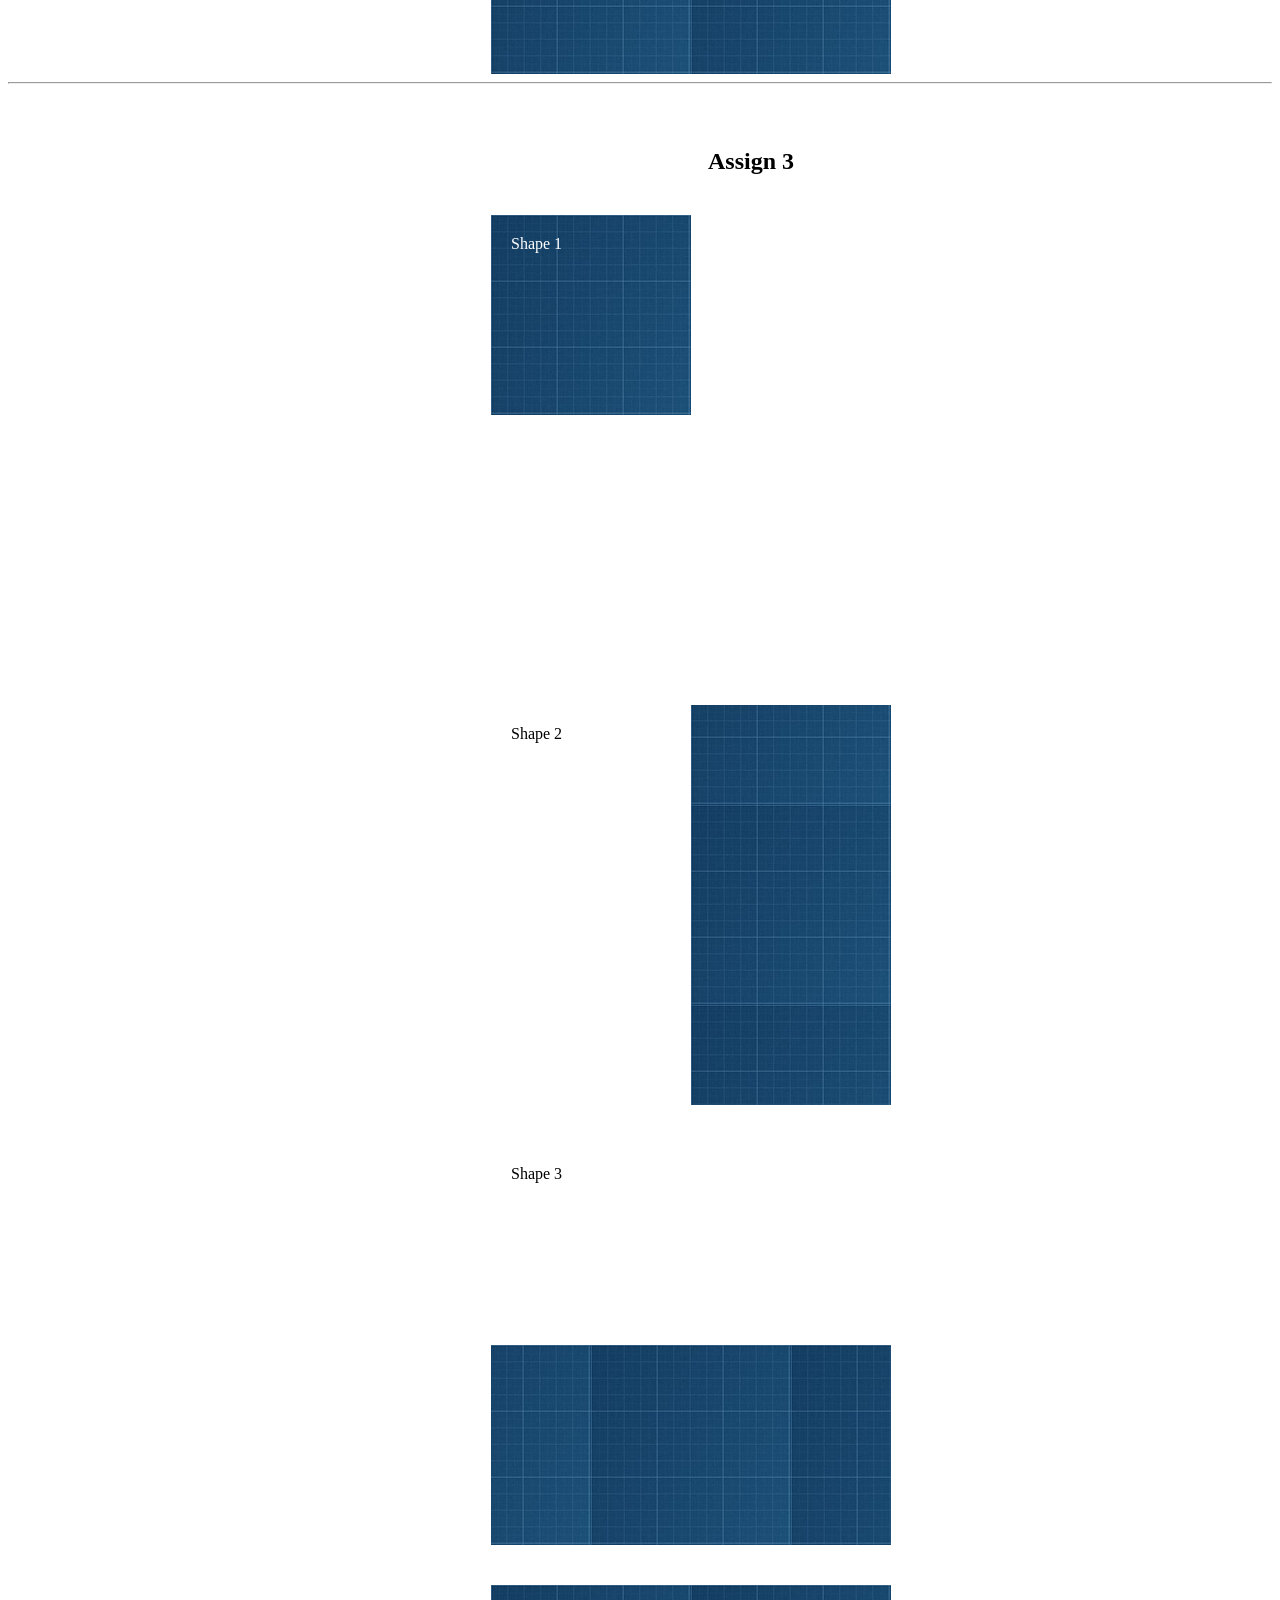
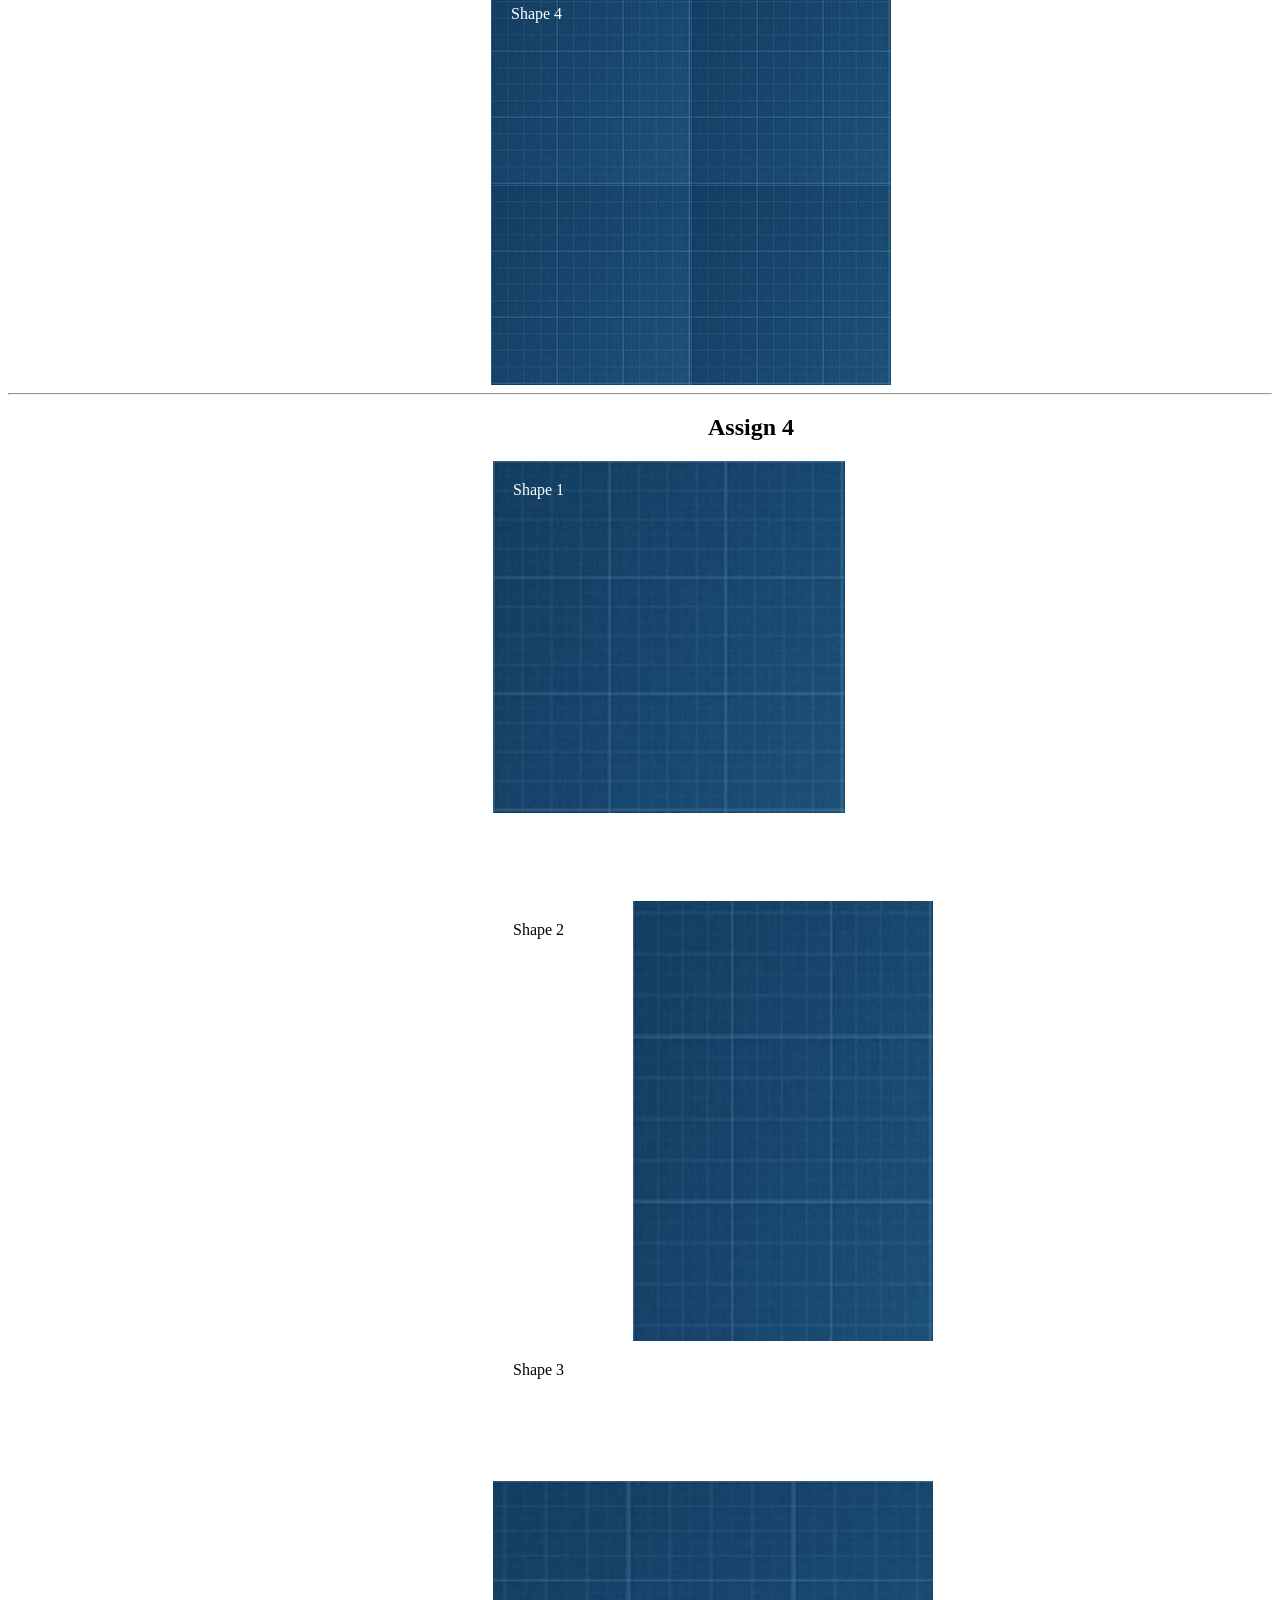
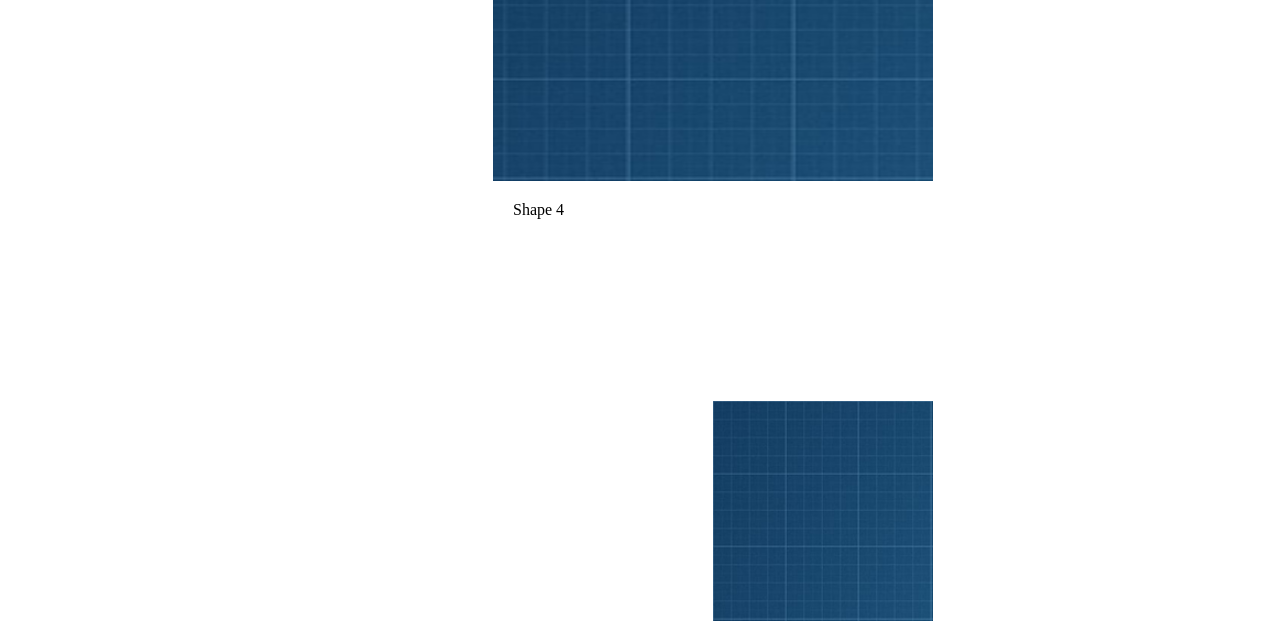
<file: Assignments/Ass 5-8/index.html>
<!DOCTYPE html>
<html lang="en">

<head>
    <meta charset="UTF-8">
    <meta name="viewport" content="width=device-width, initial-scale=1.0">
    <title>Ass 5 - 8</title>
    <link rel="stylesheet" href="master.css">
</head>

<body>
    <h2>Assign 1</h2>
    <div class="assign-1-shape-1">Normal Div</div>
    <div class="assign-1-shape-2">Normal Div</div>
    <div class="assign-1-shape-3">Normal Div</div>

    <hr><br> <br>
    <h2>Assign 2</h2>
    <div class="assign-2-shape-1">Shape 1</div>
    <br> <br>
    <div class="assign-2-shape-2">Shape 2</div>
    <br> <br>
    <div class="assign-2-shape-3">Shape 3</div>

    <div class="assign-2-shape-4">Shape 4</div>
    <hr><br><br>

    <h2>Assign 3</h2>
    <div class="assign-3-shape-1">Shape 1</div>
    <div class="assign-3-shape-2">Shape 2</div>
    <div class="assign-3-shape-3">Shape 3</div>
    <div class="assign-3-shape-4">Shape 4</div>

    <hr>
    <h2>Assign 4</h2>
    <div class="assign-4-shape-1">Shape 1</div>
    <div class="assign-4-shape-2">Shape 2</div>
    <div class="assign-4-shape-3">Shape 3</div>
    <div class="assign-4-shape-4">Shape 4</div>



</body>

</html>
</file>
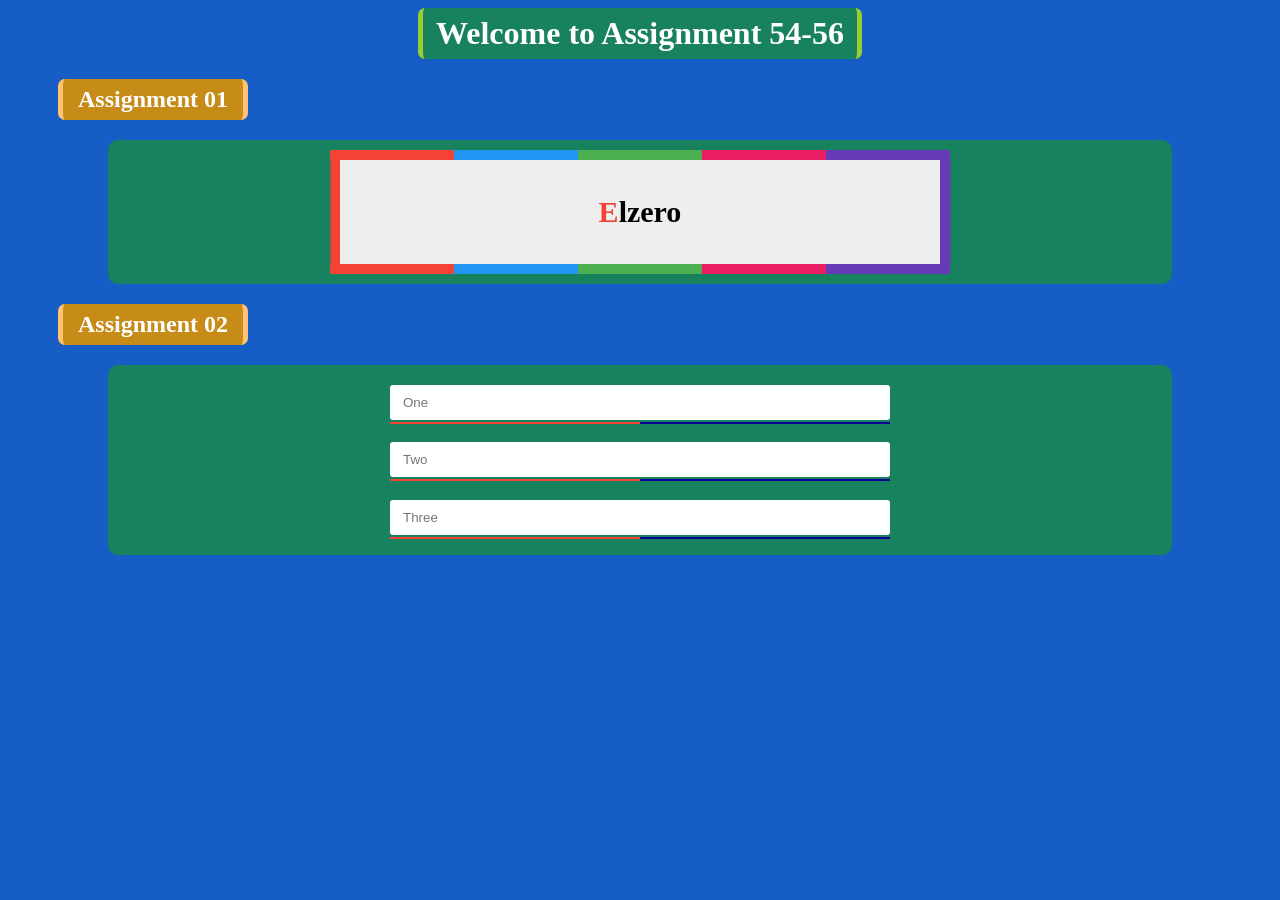
<file: Assignments/Ass 54-56/index.html>
<!DOCTYPE html>
<html lang="en">

<head>
    <meta charset="UTF-8">
    <meta name="viewport" content="width=device-width, initial-scale=1.0">
    <title>Ass 54-56</title>
    <link rel="stylesheet" href="master.css">
</head>

<body>
    <header>
        <h1>Welcome to Assignment 54-56</h1>
    </header>

    <main>
        <section class="ass-one">
            <h2 class="ass-h">Assignment 01</h2>
            <article class="content">
                <div class="fir">
                    <p> Elzero </p>
                </div>
            </article>
        </section>
        <section class="ass-two">
            <h2 class="ass-h">Assignment 02</h2>
            <article class="content">
                <form>
                    <div>
                        <input type="text" placeholder="One">
                    </div>
                    <div>
                        <input type="text" placeholder="Two">
                    </div>
                    <div>
                        <input type="text" placeholder="Three">
                    </div>
                </form>
            </article>
        </section>
    </main>
</body>

</html>
</file>
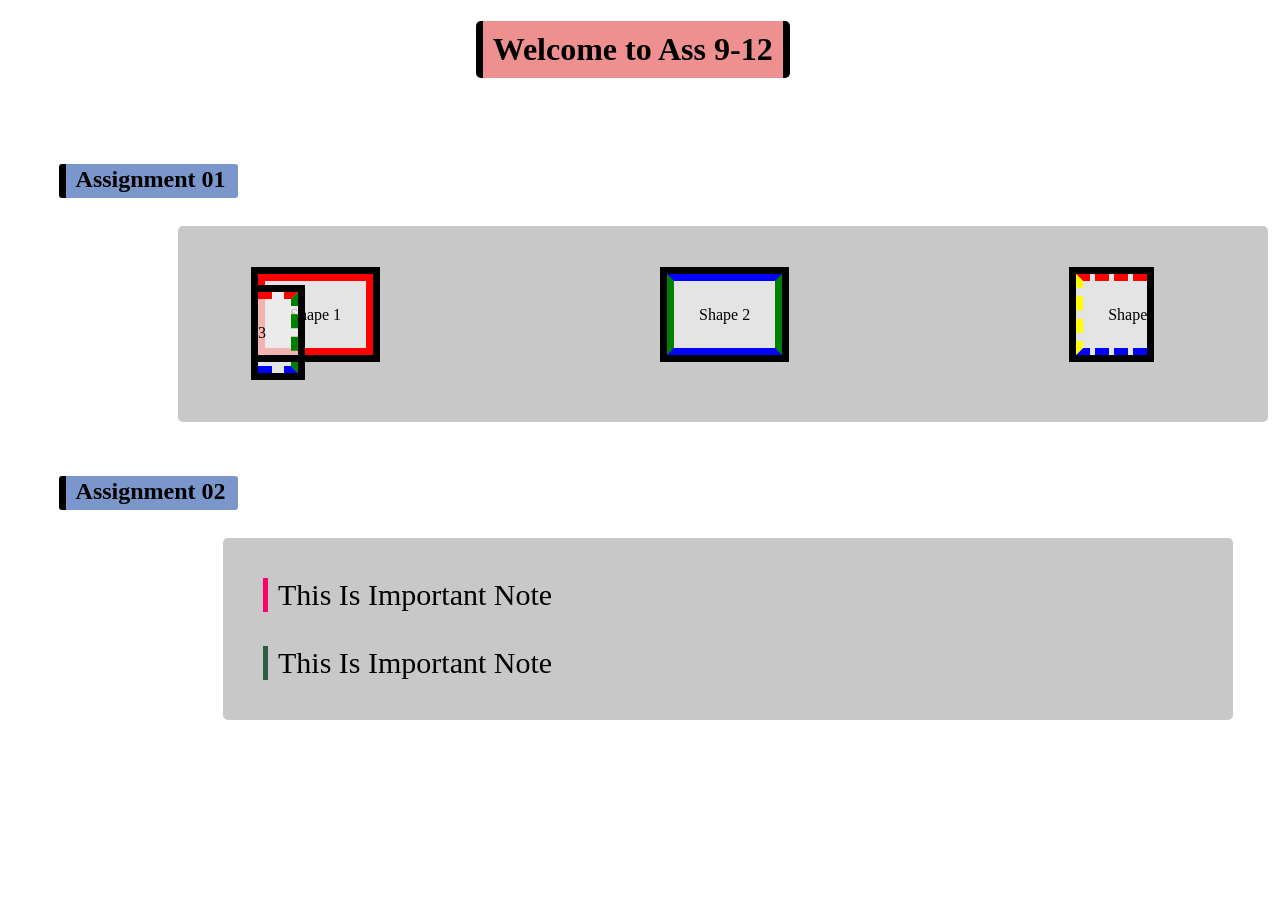
<file: Assignments/Ass 9-12/index.html>
<!DOCTYPE html>
<html lang="en">

<head>
    <meta charset="UTF-8">
    <meta name="viewport" content="width=device-width, initial-scale=1.0">
    <title>Document</title>
    <link rel="stylesheet" href="style.css">
</head>

<body>
    <h1>Welcome to Ass 9-12 </h1>
    <br><br>
    <h2 class="ass_fsh">Assignment 01</h2>
    <br>
    <div class="div_assfs">
        <span class="fs">Shape 1</span>
        <span class="se">Shape 2</span>
        <span class="th">Shape 3</span>
    </div>
    <br><br><br>
    <h2 class="ass_fsh">Assignment 02</h2>
    <br>
    <div class="div_assse">
        <div class="element" id="el1">This Is Important Note</div>
        <div class="element" id="el2">This Is Important Note</div>
        <div class="element" id="el3">This Is Important Note</div>
    </div>

</body>

</html>
</file>
<file: Assignments/Ass 13-16/style.css>
.welc_h {
    border-right: 7px solid black;
    border-left: 7px solid black;

    padding: 10px 13px;
    width: fit-content;

    background-color: rgba(255, 0, 0, 0.556);
    border-radius: 5px;

    margin-left: 500px;

}

.ass_fs {
    border-left: 5px solid;
    padding: 2px 13px 2px 10px;
    background-color: #04379d86;
    margin-left: 50px;
    border-radius: 3px;
    width: fit-content;
}

.ass1_ele {
    background-color: #a5a5a5;
    margin: 0 200px;

    border-radius: 10px;
    border-top: 10px solid #a5a5a5;
    border-right: 20px solid #a5a5a5;
    border-bottom: 10px solid #a5a5a5;
    border-left: 20px solid #a5a5a5;

}

.parent .child .title {
    color: red;
}

.parent .title {
    color: blue;
}

.parent p,
.title {
    color: green;
}

.ass2_ele {
    background-color: #a5a5a5;
    margin: 0 200px;

    border-radius: 10px;
    border-top: 10px solid #a5a5a5;
    border-right: 20px solid #a5a5a5;
    border-bottom: 10px solid #a5a5a5;
    border-left: 20px solid #a5a5a5;

}

.ass2_ele p {
    color: white;
    background-color: rgb(152, 21, 21);
    max-width: 400px;
    width: fit-content;
    max-height: 49px;
    padding: 10px;
    font-size: 20px;
    overflow-y: hidden;
}
</file>
<file: Assignments/Ass 16-21/style.css>
h1 {
    background-color: aqua;

    border-left: 7px solid black;
    border-right: 7px solid black;
    border-radius: 5px;
    text-align: center;

    margin-left: 425px;
    width: fit-content;
    padding: 7px 13px;

    font-size: 50px;

}


.assfs {
    background-color: rgb(53, 115, 173);

    margin-left: 4%;
    width: fit-content;

    border-left: 5px solid black;
    border-radius: 3px;

    padding: 3px 6px;
    font-size: 30px;
}

.assfs_contener,
.assse_contener,
.assth_contener,
.assfo_contener {
    background-color: #a5a5a5;
    margin: 5px 130px;

    border: 20px solid #a5a5a5;
    border-radius: 5px;
    padding: 10px;
}


.assfs_contener h2 {
    text-shadow: 1px 1px 0 red, 1.5px 1.5px 0 blue, 2px 2px 0 blueviolet;
    text-align: center;
    font-size: 40px;
}

.assse_contener p .three {
    margin: 0 0 0 0;
}

.assse_contener p {
    text-align: center;

    margin: 0 0 20px 0;

    font-size: 30px;
}



.assse_contener .one,
.assse_contener .two,
.assse_contener .three {
    background-color: antiquewhite;

    border-radius: 30px;

}

.assfo_contener {
    height: 100px;
}

.assse_contener .one {
    text-transform: uppercase;
}

.assse_contener .two {
    text-transform: capitalize;
}

.assse_contener .three {
    text-transform: lowercase;

    margin-bottom: 0;
}


.assth_contener .ele1 {
    width: 400px;
    white-space: normal;
    margin-left: 100px;
}

.assth_contener .ele2 {
    width: 400px;
    white-space: nowrap;
    overflow: hidden;
    margin-left: 100px;
}

.assth_contener .ele3 {
    width: 400px;
    white-space: nowrap;
    overflow: hidden;
    text-overflow: ellipsis;
    margin-left: 100px;
}


.B_cont_assth .ex {
    background-color: rgb(175, 180, 72);
    margin-left: 10%;
    width: fit-content;


    padding: 5px 10px;

    border-left: 5px solid blue;
    border-radius: 4px;
}

.assfo_contener a {
    color: white;
    background-color: rgb(34, 141, 121);

    text-decoration: none;

    padding: 30px 50px;
    margin: -9px 0 0 40%;

    font-size: 40px;
    text-transform: capitalize;
    border-bottom: 15px solid rgb(23, 66, 65);

    display: inline-block;
}

.copyr {
    font-size: 12px;
    margin-right: 150px;
    text-align: right;

}
</file>
<file: Assignments/Ass 22-26/style.css>
html {
    font-size: 20px;
}

body {
    color: #ffc400;
    background-color: rgb(14, 51, 83);
}

.big-title {
    margin: 30px 0 0 500px;
    padding: 5px 10px;
    background-color: #a5a5a551;
    border-top-left-radius: 7px;
    border-bottom-right-radius: 7px;
    border-right: 10px solid black;
    border-left: 10px solid black;
    width: fit-content;
}

h2 {
    color: white;
    margin: 50px 0 0 150px;
    width: fit-content;
    padding: 5px 15px;
    border-left: 5px solid black;
    border-top-left-radius: 5px;
    border-bottom-right-radius: 5px;
    background-color: #a5a5a551;
}

div .ele {
    display: block;
    background-color: #ffc4003d;
    margin: 20px 230px;
    min-height: 70px;
    border-top-right-radius: 7px;
    border-bottom-left-radius: 7px;
}

.assfs-contaner .ele-fsass {
    padding: 30px;
    border: 10px solid black;
    border-radius: 30px;
}

.ele-fsass p {
    color: white;
    background-color: rgba(250, 235, 215, 0.242);
    border: inherit;
    padding: inherit;
    border-radius: inherit;
}

.assse-contaner .ele .ele1,
.assse-contaner .ele .ele2,
.assse-contaner .ele .ele3 {
    margin-top: 10px;
    margin-left: 20px;
    font-size: 40px;
    text-align: center;
}

.assse-contaner .ele .ele1 {
    font-family: "Open Sans", sans-serif;
    font-style: italic;
    text-transform: capitalize;
    font-weight: 300;
}

.assse-contaner .ele .ele2 {
    font-family: "cairo", sans-serif;
    text-transform: capitalize;
    font-weight: 700;
}

.assse-contaner .ele .ele3 {
    font-family: "Jomhuria", serif;
    text-transform: capitalize;
    font-weight: 400;
    font-size: 30px;
    margin-bottom: 10px;
}

.assth-contaner .ele1,
.assth-contaner .ele2,
.assth-contaner .ele3 {
    margin-left: 20px;

}


.assth-contaner .ele1 {
    margin-top: 10px;
    font-size: 2.5rem;
}

.assth-contaner .ele2 {
    font-size: 2rem;
}

.assth-contaner .ele3 {
    font-size: 1.5rem;
}
</file>
<file: Assignments/Ass 27-29/style.css>
html {
    margin: 0;
}

body {
    background-color: rgb(20, 75, 122);
    margin: 0;

}

p {
    margin: 0;
}

.big-title {
    text-align: center;
    background-color: rgb(208, 183, 151);
    width: fit-content;
    margin: auto;
    padding: 3px 10px;
    border-left: 10px solid #ffc400;
    border-right: 10px solid #ffc400;
    border-radius: 10px;
}

h2 {
    width: fit-content;
    background-color: aliceblue;
    padding: 1.5px 5px;
    border-left: 5px solid #ffc400;
    border-right: 5px solid #ffc400;
    border-radius: 5px;
    margin-left: 5%;
    margin-top: 5%;
}

.ass-content {
    width: 800px;
    margin-left: 23%;
    background-color: rgb(13, 48, 79);
    padding: 35px 25px 20px 25px;
    border-radius: 20px;
    overflow: hidden;
}

.clear {
    clear: both;
}

.one-over-three,
.one-over-two,
.one-over-four {
    overflow: hidden;
    margin-bottom: 15px;
}

.ass-content .one-over-three p,
.ass-content .one-over-two p,
.ass-content .one-over-four p,
.ass-content .full p {
    text-align: center;
    background-color: #ffc400;
    float: left;
    padding: 15px;
    border-radius: 5px;
    margin-left: 15px;
}

.ass-content .full p {
    text-align: center;
    width: calc(100% - 30px);
    margin-bottom: 15px;
}


.ass-content .one-over-three p:first-child,
.ass-content .one-over-two p:first-child,
.ass-content .one-over-four p:first-child,
.ass-content .full p {
    margin-left: 0;
}

.ass-content .one-over-three p {
    width: calc((100% - ((15px * 2) + (30px * 3))) / 3);
}

.ass-content .one-over-two p {
    width: calc((100% - (2.5 * 30px)) / 2);
}

.ass-content .one-over-four p {
    width: calc((100% - (5.5 * 30px)) / 4);
}

.ass-content span {
    text-align: center;
    border-radius: 5px;
    display: block;
    margin: 20px auto;
    width: 750px;
    font-weight: bold;
    font-size: 1rem;
    padding: 20px;
    background-color: #ffc400;
    color: black;
}

.ass-content span:nth-last-child(2) {
    background-color: rgb(255, 196, 0, 0.1);
}

.ass-content span:last-child {
    opacity: 0.1;
}
</file>
<file: Assignments/Ass 30-33/style.css>
body {
    font-family: Arial, Helvetica, sans-serif;
    background-color: #112434;
}

/* general styling blocks*/
.big-title {
    text-align: center;
    background-color: #CEE8FF;
    width: fit-content;
    margin: auto;
    padding: 3px 10px;
    border-left: 10px solid #5889B3;
    border-right: 10px solid #5889B3;
    border-radius: 10px;
}

h2 {
    width: fit-content;
    background-color: #CEE8FF;
    padding: 1.5px 5px;
    border-left: 5px solid #5889B3;
    border-right: 5px solid #5889B3;
    border-radius: 5px;
    margin-left: 5%;
    margin-top: 100px;
    margin-bottom: 50px;
}

.ass-conteners {
    width: 800px;
    margin-left: 23%;
    background-color: #0F395E;
    padding: 20px 25px 20px 25px;
    border-radius: 20px;
    overflow: hidden;
    position: relative;

}

.clear {
    clear: both;
}

/* Assignment 01 */
.div-ass1-boxs {
    padding: 10px 10px 20px;
    position: relative;
    min-width: 700px;
    min-height: 600px;
}

.green,
.red,
.blue,
.black {
    width: 500px;
    height: 500px;
    border-radius: 6px;
}

.red {
    background-color: rgb(129, 52, 52);
    position: absolute;
    right: 120px;
    bottom: 30px;
    z-index: 5;
}

.green {
    background-color: rgb(52, 129, 52);
    position: absolute;
    right: 150px;
    bottom: 65px;
    z-index: 4;
}

.blue {
    background-color: #346081;
    position: absolute;
    left: 120px;
    bottom: 100px;
    z-index: 3;
}

.black {
    position: absolute;
    background-color: rgb(7, 17, 7);
    left: 120px;
    bottom: 65px;
    z-index: 2;
}


/* Assignment 02 */
.cont-lor {
    position: relative;
    padding: 10px;
}

.lor {
    color: #FFF;
    background-color: #195e9a80;
    width: fit-content;
    margin: auto;
    padding: 30px;
    text-align: center;
    border-width: 3px;
    border-style: solid;
    border-top-color: #5E130F;
    border-bottom-color: #5E130F;
    /* border-bottom-color: #ffc400; */
    border-right-color: #0095ff;
    border-left-color: #0095ff;
    line-height: 1.6;
}

.top-left,
.bottom-left,
.top-right,
.bottom-right {
    color: #FFF;
    position: absolute;
    padding: 2px 13px;
    background-color: #0095ff;
    border-radius: 5px;
}

.top-left {
    /* 1 */
    top: 0px;
    left: 155px;
    border-right: 3px solid #5E130F;
}

.bottom-left {
    /* 2 */
    bottom: 0px;
    left: 155px;
    border-right: 3px solid #5E130F;
}

.top-right {
    /* 3 */
    top: 0px;
    right: 155px;
    border-left: 3px solid #5E130F;
}

.bottom-right {
    /* 4 */
    bottom: 0px;
    right: 155px;
    border-left: 3px solid #5E130F;
}


/* Assignment 03 */

.div-ass3-list {
    position: relative;
    min-width: 350px;
    min-height: 350px;
}

.big-un {
    color: #FFF;
    background-color: #195e9a80;
    border-radius: 5px;
    width: fixed;
    list-style: none;
    padding-left: 0;
    margin: 0px;
    overflow: hidden;
    padding: 20px;

}

.fi-li-orderlist,
.se-li-orderlist,
.th-li-ul {
    width: calc(100% - 20px);
    padding: 10px;
    margin-bottom: 10px;
    float: left;
    background-color: #0f395ec4;
    border-radius: 5px;
    overflow: hidden;
    border-right: solid 3px;

}

.fi-li-orderlist {
    border-right-color: #3eac1d;
    background-color: #215e0f7d;
}

.se-li-orderlist {
    border-right-color: #ffaca7;
    background-color: #de969269;
}

.th-li-ul {
    border-right-color: #fecd7c;
    background-color: #b3905854;
}


.sub-fi,
.sub-sec,
.sub-th {
    margin-left: 30px;
    padding-top: 5px;
    padding-left: 0;
    list-style: outside;
}

.sub-fi {
    list-style-type: decimal;
}

.sub-sec {
    list-style-type: upper-roman;
}

.sub-th {
    list-style: inside;
    margin-left: 0px;
    list-style-type: circle;
}

.ele {
    border-radius: 5px;
    background-color: #3785cad5;
    margin-bottom: 5px;
    padding: 7px;
}

.ele3 {
    border-radius: 5px;
    padding-left: 30px;
    background-color: #3785cad5;
    padding: 7px;
    margin-bottom: 3px;
}

/* Assignment 04 */

.tabl-div {
    width: 100%;
}

table {
    text-align: center;
    width: 100%;
    padding-bottom: 0;
    ;
    border-bottom: #4fd526 solid 5px;
    border-radius: 10px;
}

table td {
    background-color: #3eac1d48;
}

thead td {
    border-top-left-radius: 5px;
    border-top-right-radius: 5px;
    padding: 15px 20px;
    color: #FFF;
    background-color: #112434;
}

table td {
    border: 0.1px solid #3785cad5;
    border-spacing: 0;
    /* padding: 30px; */
    width: fit-content;
}


caption {
    font-family: Arial, Helvetica, sans-serif;
    margin-top: 5px;
    margin-bottom: 15px;
    font-size: 20px;
    font-weight: 700;
}

img {
    width: 35px;
    height: 35px;
}

.name {
    width: 25%;
}

.control ul {
    list-style: none;
    padding-left: 0;
    margin-left: 60px;
    overflow: hidden;
}

ul .view,
ul .delete {
    color: #FFF;
    margin-left: 5px;
    float: left;
    font-weight: 600;
    font-family: Arial, Helvetica, sans-serif;
    border-radius: 2px;

}

.view {
    background-color: #5889B3;
    padding: 3px 10px
}

.delete {
    background-color: #b35858;
    padding: 3px 10px
}

table .control {
    border-top-right-radius: 5px;
    border-bottom-right-radius: 5px;
}

table .img {
    border-top-left-radius: 5px;
    border-bottom-left-radius: 5px;
}

table tbody tr:last-child td {
    border-bottom-right-radius: 5px;
    border-bottom-left-radius: 5px;
}
</file>
<file: Assignments/Ass 34-37/style.css>
body {
    font-family: Arial, Helvetica, sans-serif;
    background-color: #112434;
}

.big-title {
    width: fit-content;
    margin: auto;
    background-color: aqua;
    padding: 10px 15px;
    border-radius: 7px;
    border-right: 5px solid yellowgreen;
    border-left: 5px solid yellowgreen;
}

.contener-all-ele {
    margin-bottom: 70px;

}

.ass-title {
    color: #112434;
    position: relative;
    margin-left: 100px;
    padding: 10px 15px;
    background-color: aquamarine;
    width: fit-content;
    border-radius: 5px;
    border-left: 5px solid yellowgreen;

}

.ass-title::before {
    content: "";
    position: absolute;
    width: 0px;
    height: 0px;
    left: -19px;
    top: 50%;
    margin-top: -7.5px;
    border: 7.5px solid;
    border-color: transparent yellowgreen transparent transparent;
}

.midd-contener {
    margin-left: 150px;
    background-color: rgba(153, 205, 50, 0.301);
    border-radius: 7px;
    border-right: 5px solid yellowgreen;
    padding: 15px;
    max-width: calc(100% - 300px);
}

.midd-contener .one,
.midd-contener .three {
    padding: 10px;
    width: calc(100% - 20px);
    text-align: center;
    background-color: rgba(127, 255, 212, 0.306);

}

.midd-contener .one,
.midd-contener .three,
.midd-contener div:empty {
    margin-bottom: 10px;
    box-shadow: -5px 5px 1px #112434;

}

.midd-contener div:empty {
    width: calc(100%);
    height: 40px;
    background-color: rgba(255, 127, 127, 0.306);
}

.midd-contener .div-sec {
    padding: 10px 10px 10px 20px;
    width: calc(100% - 47px);
    margin-left: 7px;
    background-color: rgba(127, 255, 212, 0.306);
    position: relative;
    border-left: 3px solid rgb(205, 179, 50);

}

.midd-contener .div-sec::before {
    content: "1";
    background-color: yellowgreen;
    padding: 5px;
    position: absolute;
    left: -10.5px;
    bottom: 5px
}

.midd-contener .ass3 {
    margin-left: 100px;
    background-color: rgba(127, 255, 212, 0.306);
    padding: 10px;
    width: calc(100% - 130px);
    position: relative;
    border-left: 5px solid yellowgreen;

}

.midd-contener .ass3::before {
    content: attr(data-person);
    position: absolute;
    background-color: rgba(127, 255, 212, 0.306);
    left: -100px;
    padding: 5px 10px;
    top: 50%;
    margin-top: -14px;
    text-align: center;
    min-width: 51px;
    border-right: 3px solid yellowgreen;
    box-shadow: -3px 3px 1px #112434;

}

.midd-contener .ass3::after {
    content: "";
    position: absolute;
    width: 0px;
    height: 0px;
    left: -19px;
    top: 50%;
    margin-top: -7.5px;
    border: 7.5px solid;
    border-color: transparent yellowgreen transparent transparent;
}

.midd-contener .ass4 {
    counter-increment: counter-assignment-4;
    position: relative;
    padding: 10px 10px 10px 27px;
    background-color: rgba(127, 255, 212, 0.306);
    margin-left: 30px;
    width: calc(100% - 72px);
    margin-bottom: 5px;
    box-shadow: -5px 5px 1px #112434;

}

.midd-contener .ass4::before {
    content: counter(counter-assignment-4);
    position: absolute;
    background-color: rgba(153, 205, 50);
    color: white;
    left: -18.5px;
    padding: 10px 14px;
    top: 0;
    box-shadow: -5px 5px 1px #112434;
    text-shadow: -1px 1px 0.1px #112434;
    font-weight: 700;



}
</file>
<file: Assignments/Ass 38-41/style.css>
* {
    /* -webkit-box-sizing: border-box;
    -moz-box-sizing: border-box;
    box-sizing: border-box; */
}

body {
    font-family: Arial, Helvetica, sans-serif;
    background-color: #175dc6;
    color: #FFF;
}

.big-title {
    width: fit-content;
    margin: 40px auto auto;
    padding: 10px 19px;
    border-right: 7px solid yellowgreen;
    border-left: 7px solid yellowgreen;
    border-radius: 5px;
    background-color: #18815e;
    position: relative;
}

.big-title::before {
    content: "";
    width: 1px;
    height: 1px;
    background-color: transparent;
    border: 15px solid;
    border-color: transparent yellowgreen transparent transparent;
    position: absolute;
    left: -40px;
    top: 50%;
    margin-top: -14.9px;
}

.big-title::after {
    content: "";
    width: 1px;
    height: 1px;
    background-color: transparent;
    border: 15px solid;
    border-color: transparent transparent transparent yellowgreen;
    position: absolute;
    right: -40px;
    top: 50%;
    margin-top: -14.9px;
}

.big-c {
    margin-top: 50px;
}

.big-c h2 {
    position: relative;
    margin: 30px 0 30px 100px;
    border-right: 7px solid #ffc272;
    border-left: 7px solid #ffc272;
    border-radius: 5px;
    padding: 7px 12px;
    background-color: #C78C18;
    width: fit-content;
}

.big-c h2::before {
    content: "";
    width: 1px;
    height: 1px;
    background-color: transparent;
    border: 15px solid;
    border-color: transparent #ffc272 transparent transparent;
    position: absolute;
    left: -40px;
    top: 50%;
    margin-top: -14.9px;
}

.big-c h2::after {
    content: "";
    width: 1px;
    height: 1px;
    background-color: transparent;
    border: 15px solid;
    border-color: transparent transparent transparent #ffc272;
    position: absolute;
    right: -40px;
    top: 50%;
    margin-top: -14.9px;
}

.ass-content {
    background-color: #18815e;
    margin-left: 150px;
    width: calc(100% - 300px);
    border-radius: 10px;
    position: relative;
    padding: 30px;
}

#ass-con1 {
    height: 195px;
}

.ass-content #one-1 {
    counter-increment: ass1-counter;
    color: #000;
    padding-top: 77.5px;
    padding-bottom: 110px;
    width: 190px;
    height: 0px;
    border-radius: 50%;
    background-color: #EEE;
    text-align: center;
    font-size: 30px;
    display: inline-block;
    box-shadow: -10px -10px 0 0 #ff0077, 10px 10px 0 0 #0080ff;
    border: 4px solid black;
}

.ass-content .one {
    position: absolute;
    left: 50px;
}

.ass-content .two {
    position: absolute;
    left: 530px;
}

.ass-content .three {
    position: absolute;
    right: 50px;
}


.ass-content #one-1::after {
    content: counter(ass1-counter);
    position: absolute;
    width: 32px;
    font-size: 20px;
    height: 0;
    padding-top: 4px;
    border-radius: 50%;
    background-color: #000;
    top: -15px;
    color: #EEE;
    padding-bottom: 26px;
    right: 81.2px;
}

.ass-content #two-2:empty {
    background-color: #0080ff;
    width: 200px;
    height: 200px;
    border-top-right-radius: 90px;
    border-bottom-left-radius: 90px;
    border-top-left-radius: 13px 50px;
    border-bottom-right-radius: 13px 50px;
    box-shadow: 0 0 50px 2px #000 inset;
    margin-left: calc(50% - 110px);

}



.ass-con .ass-content #three .box {
    display: inline-block;
    background-color: #CCC;
    width: 400px;
    padding: 20px;
    width: calc((100% - 165px)/2);
    border-radius: 15px;

}


.ass-con .ass-content #three #one-3 {
    margin-right: 75px;
    border-radius: 15px;
    position: relative;

}

.ass-con .ass-content #three .box .title {
    color: #FFF;
    background-color: #228efa;
    width: 90%;
    margin-left: calc(5% - 20px);
    margin-bottom: 50px;
    border-radius: 10px;
    padding: 20px;
    text-align: center;
    font-size: 50px;

}

.ass-con .ass-content #three .box .price {
    background-color: #BBB;
    color: #000;
    width: 95%;
    font-size: 50px;
    padding: 222px 0;
    text-align: center;
    border-radius: 50%;
    margin-left: calc(5% - 13px);
}


.ass-con .ass-content #three #two-3 {
    position: relative;

}

.ass-con .ass-content #three #two-3::before {
    content: "";
    position: absolute;
    left: -42px;
    height: 100%;
    width: 3px;
    top: 0;
    background-color: #228efa;
}

.ass-con .ass-content #three #one-3::after {
    content: "Or";
    position: absolute;
    right: -63px;
    height: 35px;
    font-size: 20px;
    width: 50px;
    top: 50%;
    background-color: #228efa;
    border-radius: 50%;
    z-index: 3;
    text-align: center;
    padding: 15px 0 0;
}
</file>
<file: Assignments/Ass 42-45/masster.css>
body {
    font-family: Arial, Helvetica, sans-serif;
    background-color: #175dc6;
    color: #FFF;
}

:root {
    --mainColor: #009688;
    --first-ele-background-color: #18815e;
    --second-ele-background-color: #C78C18;
    --first-border-color: yellowgreen;
    --second-border-color: #ffc272;
    --mainPadding: 10px;
    --third-ass-main-color: #009688;
    --third-ass-main-padding: 10px;
    --main-Color: #009688;
    --main-Padding: 10px;
}

* {
    -webkit-box-sizing: border-box;
    -moz-box-sizing: border-box;
    box-sizing: border-box;
}

header h1 {
    padding: 10px 20px;
    width: fit-content;
    margin: auto;
    background-color: var(--first-ele-background-color, yellowgreen);
    border-right: solid 5px rgb(191, 255, 63);
    border-left: solid 5px rgb(191, 255, 63);
    border-radius: 5px;
}

section {
    background-color: var(--first-ele-background-color);
    padding: 10px;
    margin: 20px 0 50px 0;
}

section h2 {
    background-color: var(--second-ele-background-color, yellowgreen);
    width: fit-content;
    margin-left: 50px;
    padding: 5px 10px;
    border-right: 5px solid var(--second-border-color, yellowgreen);
    border-left: 5px solid var(--second-border-color, yellowgreen);
    border-radius: 5px;

}

section .contianer {
    margin-left: 100px;
    background-color: #115b42;
    padding: 20px;
    margin-right: 100px;
}


.ass-fir .contianer {
    padding: 10px 20px 20px;
}

.ass-one-back {
    margin-top: 10px;
    background-color: #009688;
    transition: margin-top 1s ease;
    min-height: 190px;
}

.ass-one-back:hover {
    cursor: pointer;
    margin-top: -15px;
}

section .contianer .ass-one-back p {
    display: flex;
    justify-content: center;
    align-items: center;
    padding: 10px;
    font-size: 25px;
}

section .contianer .ass-one-back .child-sec {
    display: flex;
    background-color: #00645a;
    transition: margin-top 1s 0.5s ease;
}

.ass-one-back:hover .child-sec {
    margin-top: 50px;
}




/*Assignment 02*/
.ass-sec .contianer {
    padding-top: 40px;
    position: relative;
}



.ass-sec .contianer::after {
    --right-elepadding: 340px;
    content: "Elzero";
    position: absolute;
    top: 36.5px;
    left: calc(100%/2 - (42.5px + var(--right-elepadding)));
    background-color: #00645a;
    color: black;
    font-weight: bold;
    font-size: 20px;
    max-width: 400px;
    padding: 20px var(--right-elepadding) 20px var(--right-elepadding);
    cursor: pointer;
    transition: top 1s ease;

}


.ass-sec .contianer:hover::after {
    top: 10px;
}



.ass-sec .contianer .hidd {
    opacity: 0;
    margin: 0;
    transition: opacity 1s 0.5s ease, margin 1s 0.4s ease;
}


.ass-sec .contianer:hover .hidd {
    opacity: 100%;
    margin: 50px 0 0;
}


/* Assignment 03*/

main .ass-thi .contianer .ass-three-back {
    padding: 10px;
    background-color: #01685d;
}

main .ass-thi .ass-three-back div {

    padding: 10px 30px;
    border: solid 5px var(--main-Color, black);
    color: var(--main-Color, red);
    font-size: 20px;
    font-weight: 400;
    margin-bottom: 7px;
}
</file>
<file: Assignments/Ass 43-53/master.css>
body {
    font-family: Arial, Helvetica, sans-serif;
    background-color: #175dc6;
    color: #FFF;

}

:root {
    --mainColor: #009688;
    --first-ele-background-color: #18815e;
    --second-ele-background-color: #C78C18;
    --first-border-color: yellowgreen;
    --second-border-color: #ffc272;
    --mainPadding: 10px;
    --third-ass-main-color: #009688;
    --third-ass-main-padding: 10px;
    --main-Color: #009688;
    --main-Padding: 10px;
}

* {
    -webkit-box-sizing: border-box;
    -moz-box-sizing: border-box;
    box-sizing: border-box;

}


header h1 {
    background-color: var(--first-ele-background-color, blue);
    width: fit-content;
    margin: auto;
    padding: 7px 13px;
    border-right: solid var(--first-border-color, yellowgreen) 5px;
    border-left: solid var(--first-border-color, yellowgreen) 5px;
    border-radius: 7px;
}

section .ass-header {
    background-color: var(--second-ele-background-color, green);
    width: fit-content;
    padding: 7px 15px;
    border-right: solid var(--second-border-color, yellowgreen) 5px;
    border-left: solid var(--second-border-color, yellowgreen) 5px;
    border-radius: 7px;
    margin-left: 50px;
    margin-bottom: 20px;
}

main section article {
    background-color: var(--first-ele-background-color, blue);
    padding: 20px;
    margin: 0 100px;
    border-radius: 10px;
    display: flex;
}

.container {
    display: flex;
    justify-content: center;

}

.parent {
    display: flex;
    background-color: #EEE;
    width: 600px;
    height: 300px;
    border-radius: 5px;
    padding: 10px;

}

.ass-one .container div {
    color: #ff7300;
    display: flex;
    width: 100px;
    height: 100px;
    background-color: #DDD;
    border-radius: 50%;
    justify-content: center;
    align-items: center;
    box-shadow: 5px 0 0 0 #ff7300, -5px 0 0 0 #0084ff;
    font-weight: bold;
}


.ass-two .parent {
    justify-content: center;
    flex-flow: row wrap;
    align-items: flex-start;
    justify-content: space-evenly;
    align-content: space-between;


}

.ass-two .parent div {
    display: flex;
    width: calc(96%/3);
    background-color: #ff3c00;
    padding: 10px;
    justify-content: center;
}



.ass-three .container .parent {
    flex-flow: wrap-reverse row-reverse;
    justify-content: space-between;
}

.ass-three .container .parent div {
    background-color: #607d8b;
    width: calc(94%/3);
    padding: 10px;
    display: flex;
    justify-content: center;
    align-items: center;
}

.ass-three .container .parent .one {
    order: 1;
    align-self: flex-start;
}

.ass-three .container .parent .two {
    order: 2;
}

.ass-three .container .parent .three {
    order: 5;
    align-self: flex-end;
}

.ass-three .container .parent .four {
    order: 4;
}

.ass-three .container .parent .five {
    order: 3;
}

.ass-three .container .parent .six {
    order: 6;
}

.ass-four .container .parent {
    flex-flow: column;
    align-items: flex-end;

}

.ass-four .container .parent div {
    display: flex;
    background-color: #009688;
    padding: 10px;
    flex-basis: calc(94% /3);
    justify-content: center;
    align-items: center;
}

.ass-four .container .parent .two {
    width: calc(50%);
    align-self: flex-start;
}




.ass-five .container .parent {
    flex-flow: row wrap;
    justify-content: space-between;
}

.ass-five .container .parent div {
    display: flex;
    padding: 10px;
    width: calc(65%/4);
    height: 50%;
    justify-content: center;
    align-items: center;
}

.ass-five .container .parent .one {
    background-color: #ff9800;
    order: 2;

}

.ass-five .container .parent .two {
    background-color: #8bc34a;
    order: 3;
    align-self: flex-end;
}

.ass-five .container .parent .three {
    background-color: #795548;
    order: 4;
}

.ass-five .container .parent .four {
    background-color: #673ab7;
    order: 1;
    align-self: flex-end;
}





ul {
    list-style: none;
    padding-left: 0;
    margin: 0;
}

.ass-six .header,
.ass-six .main-area,
.ass-six .footer,
.ass-six div,
.ass-six ul,
.ass-six li {
    display: flex;
}

.ass-six .parent {
    flex-flow: column;
    justify-content: space-between;
    color: black;
    width: 100%;
}


.ass-six .header {
    /* justify-content: stretch; */
    justify-content: space-between;
    align-items: center;
}

.logo {
    background-color: #DDD;
    padding: 10px 30px;
}

ul {
    background-color: #DDD;
    padding: 10px;
    display: flex;
    flex-basis: 93.1%;
    justify-content: flex-end;
    justify-content: space-around;
}

li {
    display: flex;
}




.main-area {
    flex-grow: 0.90;
    /* flex-direction: row; */
    justify-content: space-between;
}

.ass-six .content {
    padding: 10px;
    background-color: #DDD;
    flex-basis: 75%;
}

.ass-six .sidebar {
    padding: 10px;
    flex-basis: 24%;
    background-color: #DDD;
}




.ass-six .footer {
    display: flex;
    justify-content: space-between;
    background-color: #DDD;

}

.ass-six .footer div {
    padding: 10px;
}
</file>
<file: Assignments/Ass 5-8/master.css>
h2 {
    padding: 0 0 0 700px;
    margin-left: auto;
    margin-right: auto;
}

div {
    color: white;
    width: 500px;
    padding: 20px;
    margin-right: auto;
    margin-left: auto;
}

.assign-1-shape-1 {
    background-color: blueviolet;
    background-color: rgb(138 43 226);
    background-color: #8a2ce2;

}

.assign-1-shape-2 {
    background-color: rgba(138, 43, 226, 0.5);

}

.assign-1-shape-3 {
    background-color: rgba(138, 43, 226, 0.1);
}

.assign-2-shape-1 {
    background-image: url(css-assignment-5-8.png);
    background-repeat: repeat-y;
    height: 160px;
}

.assign-2-shape-2 {
    background-image: url(css-assignment-5-8.png);
    background-repeat: repeat-y;
    height: 360px;
}

.assign-2-shape-3 {
    padding: auto;
    background-image: url(css-assignment-5-8.png);
    background-repeat: repeat-x;
    width: 360px;
    height: 360px;
    margin-left: 483px;
}

.assign-2-shape-4 {
    background-image: url(css-assignment-5-8.png);
    background-repeat: repeat;
    width: 360px;
    height: 360px;
    margin-left: 483px;
    margin-top: -160px
}

.assign-3-shape-1 {
    background-image: url(css-assignment-5-8.png);
    background-repeat: no-repeat;
    width: 360px;
    height: 360px;
    margin-left: 483px;
    margin-top: 40px;
}

.assign-3-shape-2 {
    color: black;
    background-image: url(css-assignment-5-8.png);
    background-position: right;
    background-repeat: repeat-y;
    width: 360px;
    height: 360px;
    margin-left: 483px;
    margin-top: 90px;
}

.assign-3-shape-3 {
    color: black;
    background-image: url(css-assignment-5-8.png);
    background-position: bottom;
    background-repeat: repeat-x;
    width: 360px;
    height: 360px;
    margin-left: 483px;
    margin-top: 40px;

}

.assign-3-shape-4 {
    color: white;
    background-image: url(css-assignment-5-8.png);
    background-repeat: repeat;
    width: 360px;
    height: 360px;
    margin-left: 483px;
    margin-top: 40px;

}

.assign-4-shape-1 {
    color: white;
    background-image: url(css-assignment-5-8.png);
    margin-left: 485px;
    background-size: 80% 80%;
    background-repeat: no-repeat;
    background-position: left top;
    width: 400px;
    height: 400px;
}


.assign-4-shape-2 {

    color: black;
    background-image: url(css-assignment-5-8.png);
    margin-left: 485px;
    background-size: 300px 500px;
    background-repeat: no-repeat;
    background-position: right;
    width: 400px;
    height: 400px;
}

.assign-4-shape-3 {

    color: black;
    background-image: url(css-assignment-5-8.png);
    margin-left: 485px;
    background-size: 500px 300px;
    background-repeat: no-repeat;
    background-position: bottom;
    width: 400px;
    height: 400px;
}

.assign-4-shape-4 {

    color: black;
    background-image: url(css-assignment-5-8.png);
    margin-left: 485px;
    background-size: 50%;
    background-repeat: no-repeat;
    background-position: right bottom;
    width: 400px;
    height: 400px;
}
</file>
<file: Assignments/Ass 54-56/master.css>
body {
    font-family: serif, Arial, Helvetica, serif;
    background-color: #175dc6;
    color: #FFF;

}

:root {
    --mainColor: #009688;
    --first-ele-background-color: #18815e;
    --second-ele-background-color: #C78C18;
    --first-border-color: yellowgreen;
    --second-border-color: #ffc272;
    --mainPadding: 10px;
    --third-ass-main-color: #009688;
    --third-ass-main-padding: 10px;
    --main-Color: #009688;
    --main-Padding: 10px;
}

* {
    -webkit-box-sizing: border-box;
    -moz-box-sizing: border-box;
    box-sizing: border-box;

}


header h1 {
    background-color: var(--first-ele-background-color, blue);
    width: fit-content;
    margin: auto;
    padding: 7px 13px;
    border-right: solid var(--first-border-color, yellowgreen) 5px;
    border-left: solid var(--first-border-color, yellowgreen) 5px;
    border-radius: 7px;
}

section .ass-h {
    background-color: var(--second-ele-background-color, green);
    width: fit-content;
    padding: 7px 15px;
    border-right: solid var(--second-border-color, yellowgreen) 5px;
    border-left: solid var(--second-border-color, yellowgreen) 5px;
    border-radius: 7px;
    margin-left: 50px;
    margin-bottom: 20px;
}

main section article {
    background-color: var(--first-ele-background-color, blue);
    padding: 20px;
    margin: 0 100px;
    border-radius: 10px;
    display: flex;
    justify-content: center;
    align-items: center;
}


.ass-one .content div {
    display: flex;
    padding: 5px;
    background-color: #EEE;
    flex-basis: 600px;
    color: black;
    justify-content: center;
    align-items: center;
    position: relative;
    box-shadow: 10.4px 0 0 0 #673ab7, -9.5px 0 0 0 #f44336;
    font-weight: bold;
    font-size: 30px;

}

.fir p::first-letter {
    font-size: 30px;
    color: #f44336;
}

.ass-one .content div:after {
    content: "";
    position: absolute;
    top: -10px;
    height: 10px;
    width: calc(100% + 20px);
    background-image: linear-gradient(to right, #f44336 20%, #2196f3 20%, #2196f3 40%, #4caf50 40%, #4caf50 60%, #e91e63 60%, #e91e63 80%, #673ab7 80%);
}

.ass-one .content div::before {
    content: "";
    position: absolute;
    bottom: -10px;
    height: 10px;
    width: calc(100% + 20px);
    background-image: linear-gradient(to right, #f44336 20%, #2196f3 20%, #2196f3 40%, #4caf50 40%, #4caf50 60%, #e91e63 60%, #e91e63 80%, #673ab7 80%);
}


.ass-two form {
    display: flex;
    flex-flow: column;
    justify-content: space-between;
    min-height: 150px;

}

.ass-two .content div {
    position: relative;
}

.ass-two .content input {
    padding: 10px;
    display: flex;
    width: 500px;
    height: 35px;
    border: solid transparent 3px;
    border-radius: 3px;
    outline: none;
    caret-color: #f44336;
}

.ass-two .content input:focus {
    padding: 12px;
    box-shadow: 0 0 10px 0px #ffffff;
    border: 1px solid #0a0096;
}

.ass-two .content div::after {
    z-index: 1000;
    content: "";
    position: absolute;
    bottom: -4px;
    left: 0;
    width: 100%;
    height: 2px;
    background-image: linear-gradient(to right, #f44336 50%, #0a0096 50%);
}
</file>
<file: Assignments/Ass 9-12/style.css>
h1 {
    background-color: #db0f0f75;
    width: 280px;
    padding: 10px;
    margin-bottom: 50px;
    margin-left: 37%;
    border-left-color: black;
    border-right-color: black;
    /* border-color: white black white black; */
    border-left-style: solid;
    border-right-style: solid;
    border-width: 7px;
    border-radius: 5px;
}

.ass_fsh {
    color: rgb(0, 0, 0);
    background-color: #04379d86;
    width: 150px;
    border-left-color: black;
    border-left-style: solid;
    border-left-width: 7px;
    border-radius: 3px;
    margin: 0 0 10px 4%;
    padding: 2px 12px 5px 10px;
}

span {
    background-color: #eeeeeec0;
    outline: 7px solid black;
    padding: 25px;
    margin-right: 290px;

}

.div_assfs {
    border-left: 70px solid rgb(200, 200, 200);
    border-right: 70px solid rgba(200, 200, 200);
    border-top: 70px solid rgba(200, 200, 200);
    border-bottom: 70px solid rgba(200, 200, 200);
    border-radius: 5px;
    ;

    background-color: rgb(200, 200, 200);
    width: 930px;

    margin-left: 170px;
    padding: 10px;

}

.fs {
    border: 7px solid red;

}

.se {
    border-color: blue green;
    border-style: solid;
    border-width: 7px;

}

.th {
    border-width: 7px;
    border-color: red green blue yellow;
    border-style: dashed;
    margin-right: 0;

}

.div_assse {
    border-left: 30px solid rgb(200, 200, 200);
    border-right: 30px solid rgba(200, 200, 200);
    border-top: 30px solid rgba(200, 200, 200);
    border-bottom: 30px solid rgba(200, 200, 200);
    border-radius: 5px;
    ;

    background-color: rgb(200, 200, 200);
    width: 930px;

    margin-left: 215px;
    padding: 10px;
}

.element {
    font-size: 30px;
    padding-left: 10px;
}

#el1 {
    border-left: 5px solid rgb(255, 0, 102);
}

#el2 {
    visibility: hidden;
}

#el3 {
    border-left: 5px solid rgb(41, 94, 63);

}
</file>
